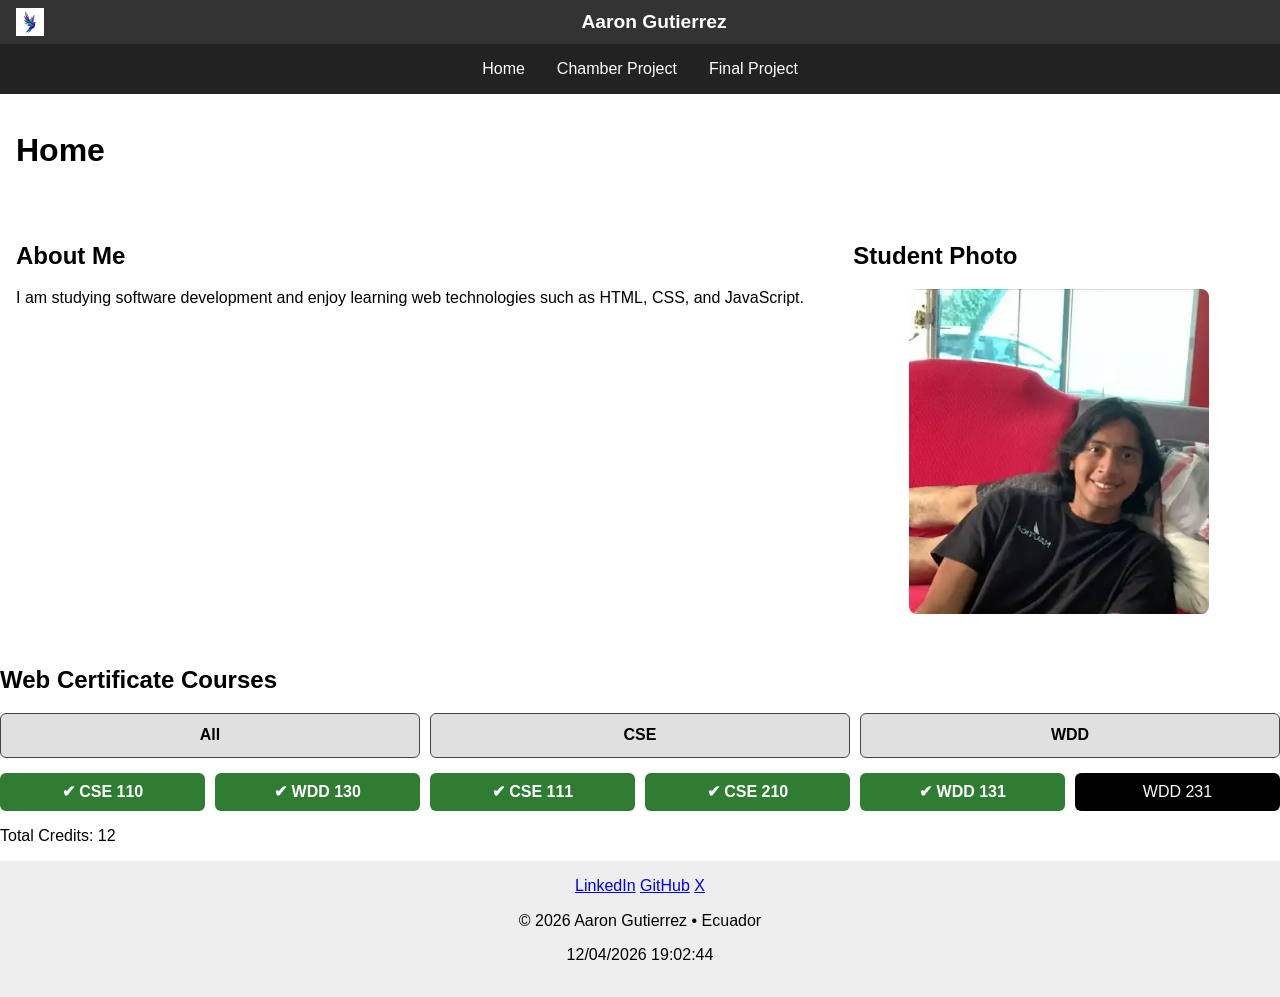
<file: index.html>
<!DOCTYPE html>
<html lang="en">

<head>

    <meta charset="UTF-8">
    <meta name="viewport" content="width=device-width, initial-scale=1.0">
    <meta name="description"
        content="My Course Home Page that will be use to qualify my learning trough this course and using flex, grid, @media, and responsive menus">
    <meta name="author" content="Aaron Gutierrez">
    <link rel="preconnect" href="https://fonts.googleapis.com">
    <link rel="preconnect" href="https://fonts.gstatic.com" crossorigin>
    <link
        href="https://fonts.googleapis.com/css2?family=Arimo:ital,wght@0,400..700;1,400..700&family=Iosevka+Charon+Mono:ital,wght@0,300;0,400;0,500;0,700;1,300;1,400;1,500;1,700&family=Montserrat:ital,wght@0,100..900;1,100..900&family=Open+Sans:ital,wght@0,300..800;1,300..800&family=Roboto:ital,wght@0,100..900;1,100..900&display=swap"
        rel="stylesheet">

    <title>WDD231 Home</title>

    <link rel="stylesheet" href="styles/normalize.css">
    <link rel="stylesheet" href="styles/small.css">
    <link rel="stylesheet" href="styles/large.css">

    <script src="scripts/navigation.js" defer></script>
    <script src="scripts/date.js" defer></script>
    <script src="scripts/courses.js" defer></script>

</head>

<body>

    <header>

        <div class="logo">
            <img src="images/logo.svg" alt="Site Logo" width="25" height="25">

        </div>

        <span>Aaron Gutierrez</span>
        <button id="menu">☰</button>

    </header>

    <nav id="nav">

        <ul>
            <li><a href="index.html">Home</a></li>
            <li><a href="/chamber/index.html">Chamber Project</a></li>
            <li><a href="#">Final Project</a></li>
        </ul>

    </nav>

    <main>

        <h1>Home</h1>

        <div class="info">

            <section class="about">
                <h2>About Me</h2>
                <p>
                    I am studying software development and enjoy learning web technologies
                    such as HTML, CSS, and JavaScript.
                </p>
            </section>

            <section class="photo">
                <h2>Student Photo</h2>
                <img src="images/myself.webp" alt="Student Photo">
            </section>

        </div>

        <section class="courses">

            <h2>Web Certificate Courses</h2>

            <div class="filters">

                <button id="all">All</button>
                <button id="cse">CSE</button>
                <button id="wdd">WDD</button>

            </div>

            <div id="coursesList"></div>

            <p>Total Credits: <span id="totalCredits"></span></p>

        </section>

    </main>

    <footer>

        <div class="social">
            <a href="#">LinkedIn</a>
            <a href="#">GitHub</a>
            <a href="#">X</a>
        </div>

        <p>
            © <span id="currentyear"></span> Aaron Gutierrez • Ecuador
        </p>

        <p id="lastModified"></p>

    </footer>

</body>

</html>
</file>
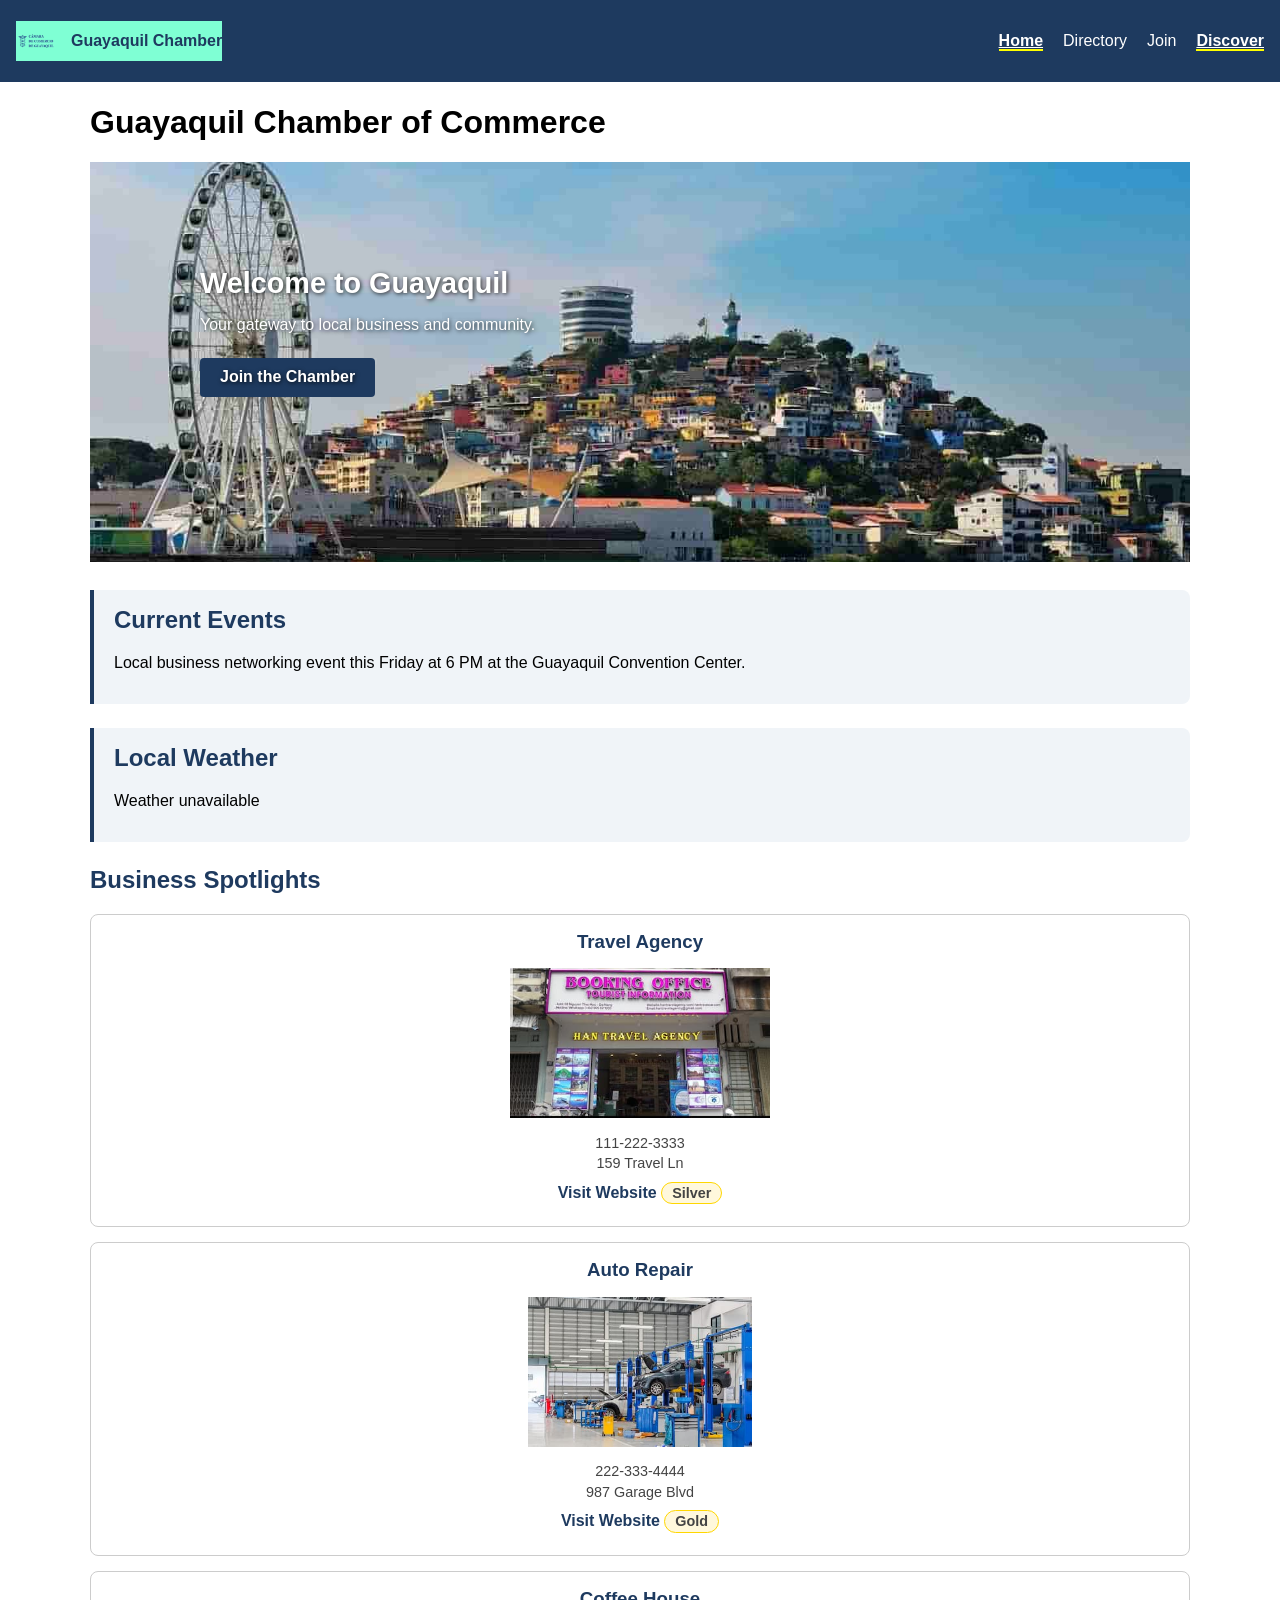
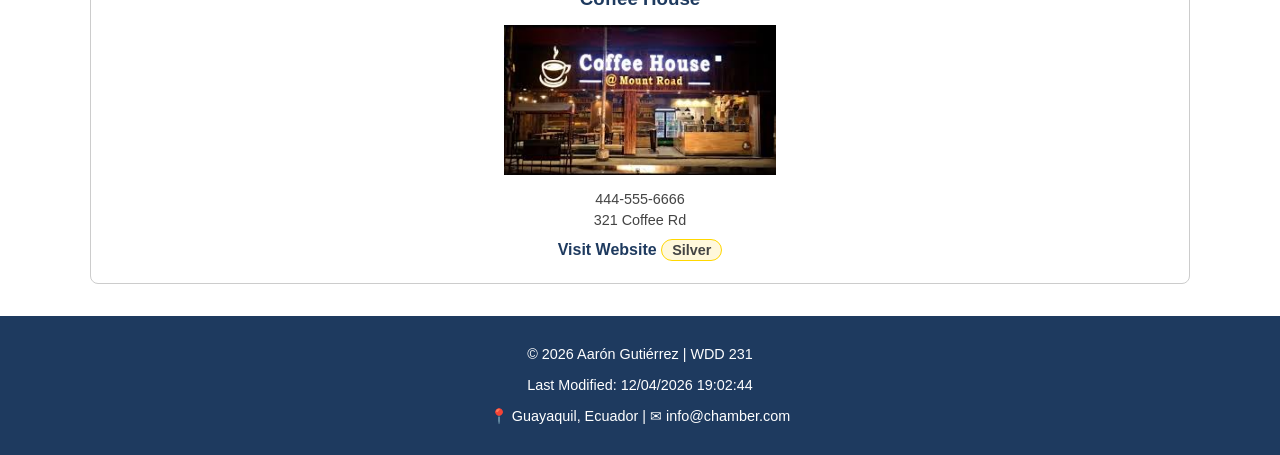
<file: chamber/index.html>
<!DOCTYPE html>
<html lang="en">

<head>
    <meta charset="UTF-8">
    <meta name="description"
        content="Welcome to the Guayaquil Chamber of Commerce. Find local businesses, events, and opportunities.">
    <meta name="author" content="Aarón Gutiérrez">
    <meta name="viewport" content="width=device-width, initial-scale=1.0">

    <title>Guayaquil Chamber of Commerce</title>
    <link rel="icon" href="images/guayaquil_flag.ico">

    <meta property="og:title" content="Guayaquil Chamber of Commerce">
    <meta property="og:description"
        content="Welcome to the Guayaquil Chamber of Commerce. Discover local businesses and community events.">
    <meta property="og:image" content="https://Asgu1.github.io/wdd231/chamber/images/chamber_logo.png">
    <meta property="og:url" content="https://Asgu1.github.io/wdd231/chamber/index.html">

    <link rel="stylesheet" href="styles/normalize.css">
    <link rel="stylesheet" href="styles/small.css">
    <link rel="stylesheet" href="styles/larger.css">
    <script src="scripts/home.js" defer=""></script>

    <link rel="preconnect" href="https://fonts.googleapis.com">
    <link rel="preconnect" href="https://fonts.gstatic.com" crossorigin="">
    <link
        href="https://fonts.googleapis.com/css2?family=Arimo:ital,wght@0,400..700;1,400..700&amp;family=Iosevka+Charon+Mono:ital,wght@0,300;0,400;0,500;0,700;1,300;1,400;1,500;1,700&amp;family=Montserrat:ital,wght@0,100..900;1,100..900&amp;family=Open+Sans:ital,wght@0,300..800;1,300..800&amp;family=Roboto:ital,wght@0,100..900;1,100..900&amp;display=swap"
        rel="stylesheet">
</head>

<body>
    <header>
        <div class="logo">
            <img src="images/chamber_logo.png" alt="logo" width="40" height="40">
            <span>Guayaquil Chamber</span>
        </div>

        <button id="menuBtn" aria-label="Open menu">☰</button>

        <nav>
            <ul id="menu">
                <li><a href="index.html" class="active">Home</a></li>
                <li><a href="directory.html">Directory</a></li>
                <li><a href="join.html">Join</a></li>
                <li><a href="discover.html" class="active">Discover</a></li>
            </ul>
        </nav>
    </header>

    <main>
        <h1>Guayaquil Chamber of Commerce</h1>
        <section class="hero">
            <img src="images/hero.jpg" alt="Guayaquil city view">
            <div class="hero-text">
                <h2>Welcome to Guayaquil</h2>
                <p>Your gateway to local business and community.</p>
                <a href="#" class="cta">Join the Chamber</a>
            </div>
        </section>

        <section class="events">
            <h2>Current Events</h2>
            <p>Local business networking event this Friday at 6 PM at the Guayaquil Convention Center.</p>
        </section>

        <!-- WEATHER -->
        <section class="weather">
            <h2>Local Weather</h2>
            <p id="temp"></p>
            <p id="desc"></p>
            <div id="forecast"></div>
        </section>

        <!-- SPOTLIGHTS -->
        <section class="spotlights">
            <h2>Business Spotlights</h2>
            <div id="cards"></div>
        </section>

    </main>

    <footer>
        <p>© <span id="year"></span> Aarón Gutiérrez | WDD 231</p>
        <p id="lastModified"></p>
        <p>📍 Guayaquil, Ecuador | ✉ info@chamber.com</p>
    </footer>




</body>

</html>
</file>
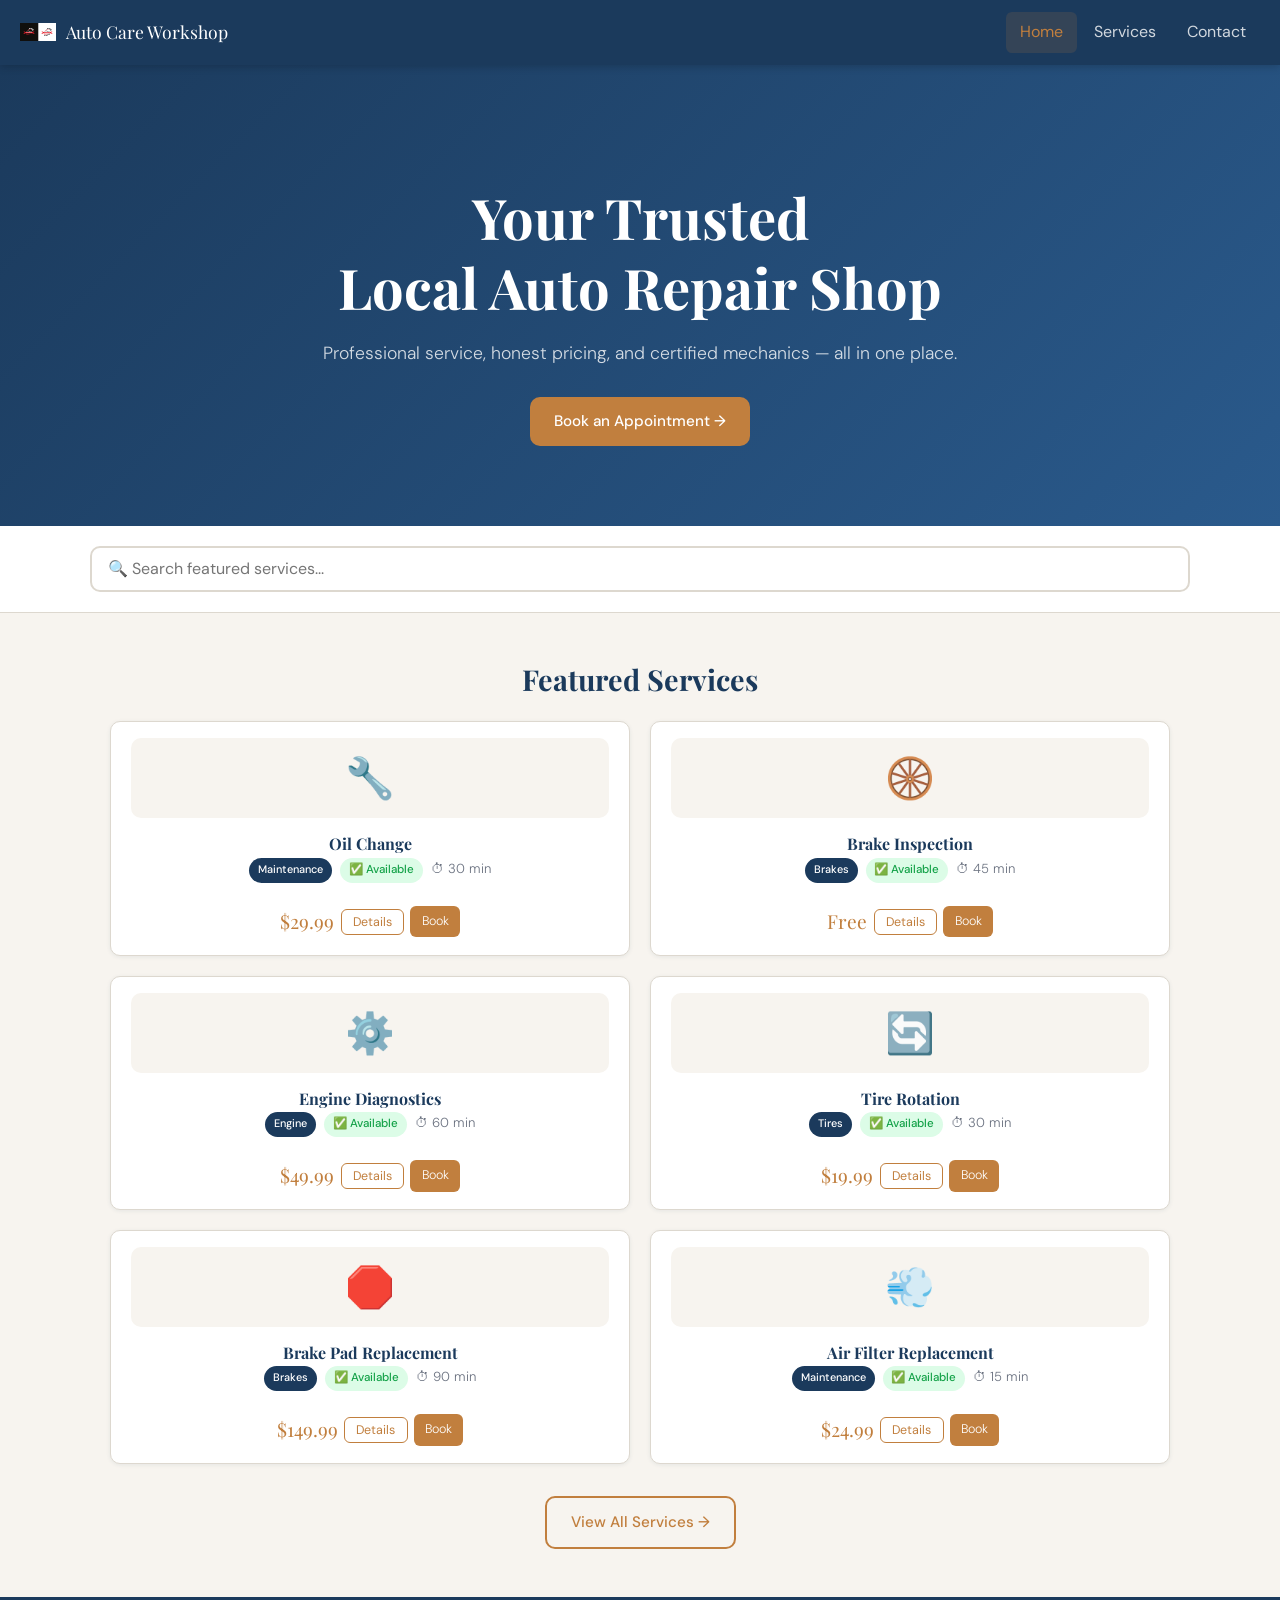
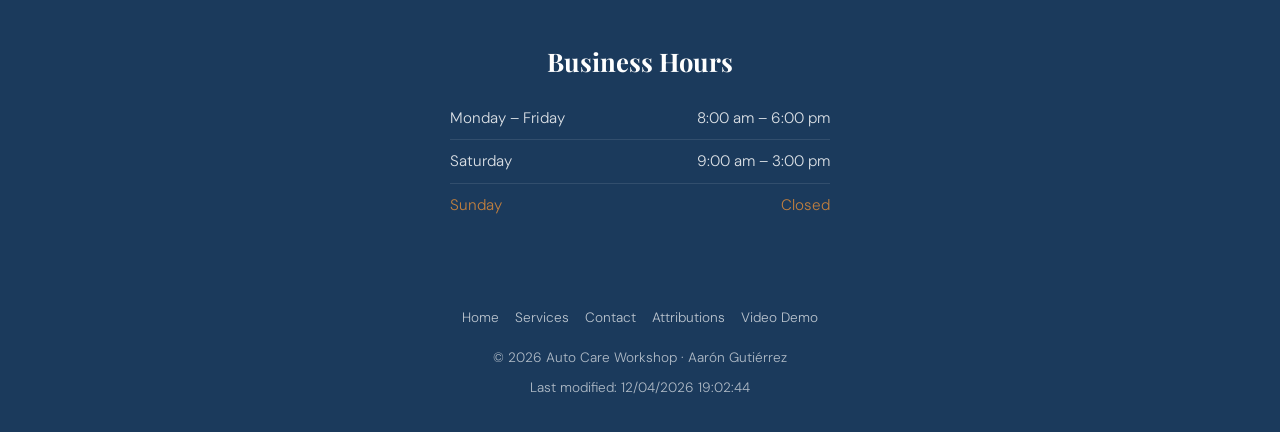
<file: final/index.html>
<!DOCTYPE html>
<html lang="en">

<head>
    <meta charset="UTF-8" />
    <meta name="viewport" content="width=device-width, initial-scale=1.0" />
    <meta name="description"
        content="Auto Care Workshop – your trusted local auto repair shop in Ecuador. Oil changes, brake service, engine diagnostics, and more." />
    <meta name="author" content="Aarón Gutiérrez" />

    <!-- Open Graph -->
    <meta property="og:title" content="Auto Care Workshop – Trusted Local Auto Repair" />
    <meta property="og:description"
        content="Professional auto repair services you can trust. Book an appointment online today." />
    <meta property="og:image" content="https://asgu1.github.io/wdd231/final/images/favicon.svg" />
    <meta property="og:type" content="website" />
    <meta property="og:url" content="https://asgu1.github.io/wdd231/final/index.html" />

    <title>Home | Auto Care Workshop</title>

    <link rel="icon" type="image/svg+xml" href="images/favicon.svg" />
    <link rel="preconnect" href="https://fonts.googleapis.com" />
    <link rel="preconnect" href="https://fonts.gstatic.com" crossorigin />
    <link
        href="https://fonts.googleapis.com/css2?family=Playfair+Display:wght@600;700&family=DM+Sans:wght@300;400;500&display=swap"
        rel="stylesheet" />
    <link rel="stylesheet" href="styles/normalize.css" />
    <link rel="stylesheet" href="styles/main.css" />
</head>

<body>

    <!-- ── HEADER ── -->
    <header>
        <div class="logo">
            <img src="images/favicon.svg" alt="Auto Care Workshop logo" width="36" height="36" loading="lazy" />
            <span class="brand">Auto Care Workshop</span>
        </div>

        <button id="menu" aria-label="Toggle navigation" aria-expanded="false">☰</button>

        <nav id="nav" aria-label="Main navigation">
            <ul>
                <li><a href="index.html" class="active">Home</a></li>
                <li><a href="services.html">Services</a></li>
                <li><a href="contact.html">Contact</a></li>
            </ul>
        </nav>
    </header>

    <main>

        <!-- ── HERO ── -->
        <section class="hero" aria-label="Welcome banner">
            <div class="hero-content">
                <h1>Your Trusted<br />Local Auto Repair Shop</h1>
                <p>Professional service, honest pricing, and certified mechanics — all in one place.</p>
                <a href="contact.html" class="btn">Book an Appointment →</a>
            </div>
        </section>

        <!-- ── SEARCH ── -->
        <section class="search-section" aria-label="Search services">
            <div class="search-wrapper">
                <label for="serviceSearch" class="sr-only">Search services</label>
                <input type="search" id="serviceSearch" placeholder="🔍 Search featured services..."
                    aria-label="Search featured services" />
            </div>
        </section>

        <!-- ── FEATURED SERVICES ── -->
        <section class="featured-services" aria-labelledby="featuredHeading">
            <h2 id="featuredHeading">Featured Services</h2>
            <div id="serviceCards" class="cards-grid">
                <!-- Populated by services.js -->
            </div>
            <p id="noResults" class="no-results hidden">No services match your search.</p>
            <div class="view-all-wrap">
                <a href="services.html" class="btn btn-outline">View All Services →</a>
            </div>
        </section>

        <!-- ── HOURS ── -->
        <section class="hours-section" aria-labelledby="hoursHeading">
            <h2 id="hoursHeading">Business Hours</h2>
            <ul class="hours-list">
                <li><span>Monday – Friday</span><span>8:00 am – 6:00 pm</span></li>
                <li><span>Saturday</span><span>9:00 am – 3:00 pm</span></li>
                <li class="closed"><span>Sunday</span><span>Closed</span></li>
            </ul>
        </section>

    </main>

    <!-- ── MODAL ── -->
    <dialog id="serviceModal" aria-modal="true" aria-labelledby="modalTitle">
        <button id="modalClose" aria-label="Close dialog">✕</button>
        <h2 id="modalTitle"></h2>
        <div id="modalBody"><!-- Populated by modal.js --></div>
    </dialog>

    <!-- ── FOOTER ── -->
    <footer>
        <div class="footer-links">
            <a href="index.html">Home</a>
            <a href="services.html">Services</a>
            <a href="contact.html">Contact</a>
            <a href="attributions.html">Attributions</a>
            <a href="https://www.loom.com/share/32aa120ca75447c3bcf2ef6b1449f700" id="videoLink">Video Demo</a>
        </div>
        <p>© <span id="currentyear"></span> Auto Care Workshop · Aarón Gutiérrez</p>
        <p id="lastModified"></p>
    </footer>

    <script type="module" src="scripts/main.js"></script>

</body>

</html>
</file>
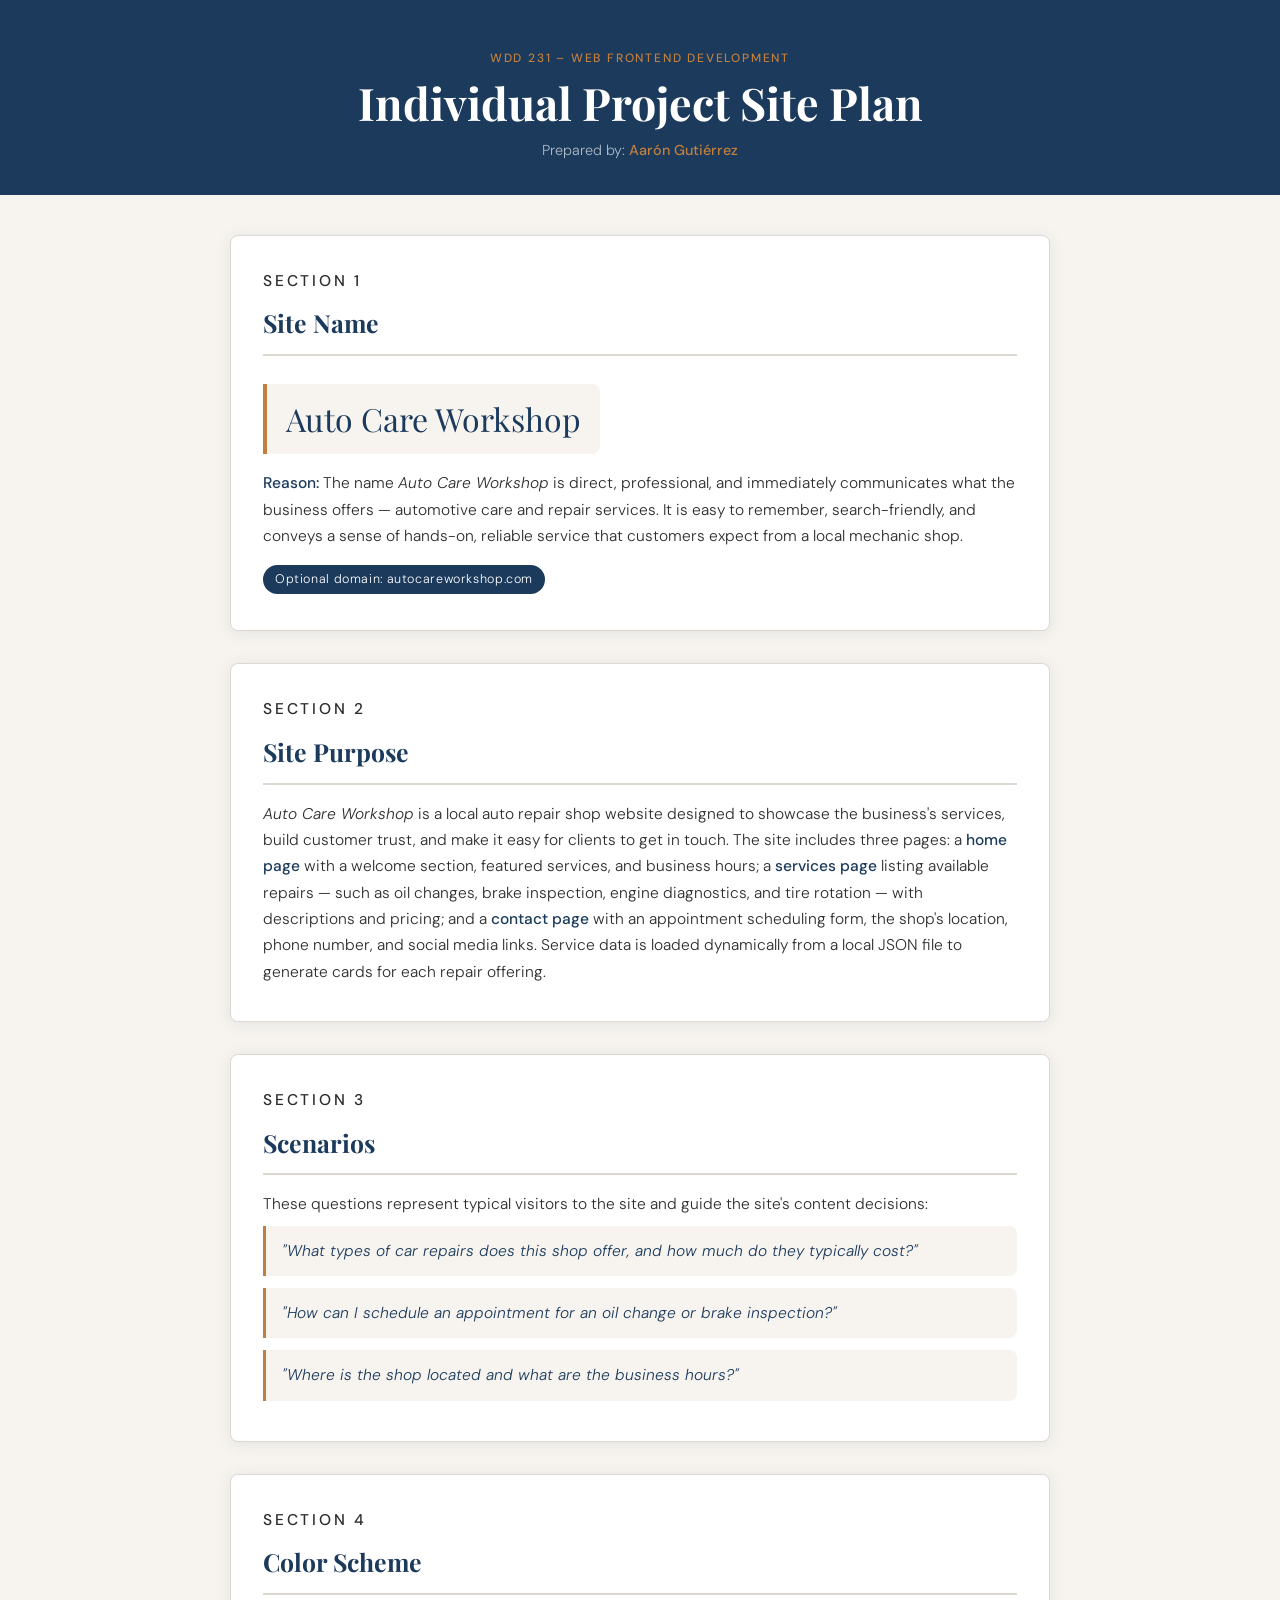
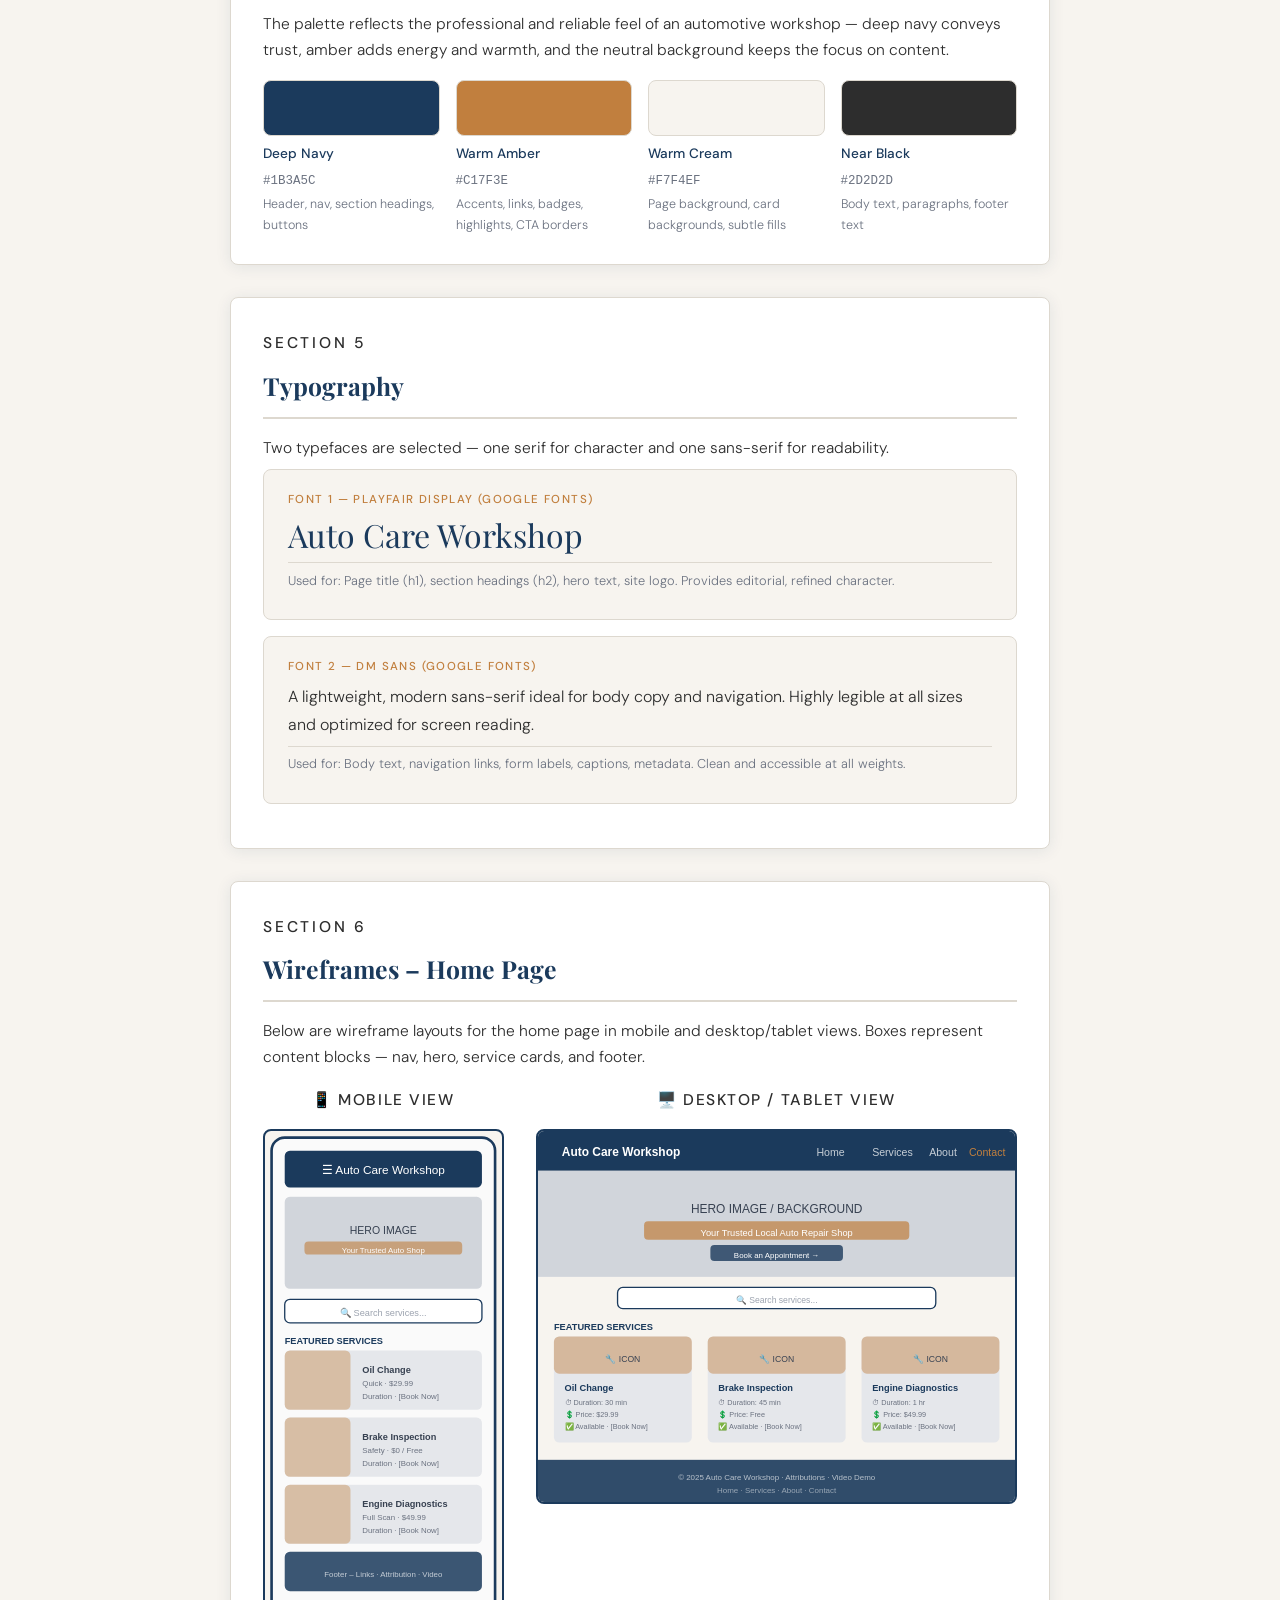
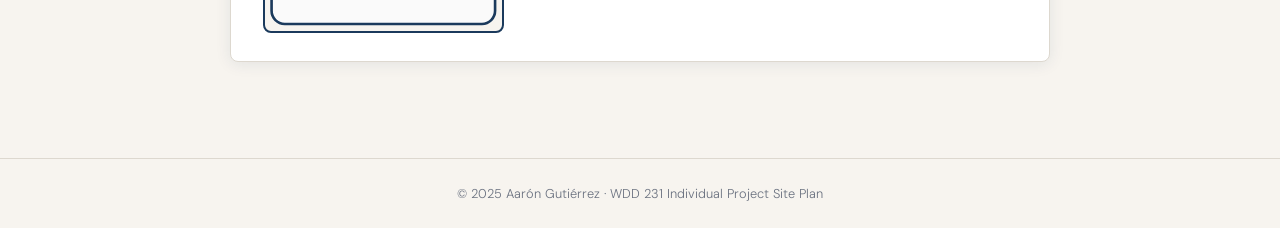
<file: siteplan.html>
<!DOCTYPE html>
<html lang="en">

<head>
    <meta charset="UTF-8" />
    <meta name="viewport" content="width=device-width, initial-scale=1.0" />
    <meta name="description"
        content="WDD 231 Individual Project Site Plan – a structured blueprint for a personal web project." />
    <meta name="author" content="Aarón Gutiérrez" />
    <title>WDD 231 – Site Plan | Aarón Gutiérrez</title>
    <link rel="preconnect" href="https://fonts.googleapis.com" />
    <link rel="preconnect" href="https://fonts.gstatic.com" crossorigin />
    <link
        href="https://fonts.googleapis.com/css2?family=Playfair+Display:wght@600;700&family=DM+Sans:wght@300;400;500&display=swap"
        rel="stylesheet" />
    <link rel="stylesheet" href="./styles/siteplan.css" />
</head>

<body>

    <header>
        <p class="course-tag">WDD 231 – Web Frontend Development</p>
        <h1>Individual Project Site Plan</h1>
        <p>Prepared by: <strong style="color:var(--color-secondary);">Aarón Gutiérrez</strong></p>
    </header>

    <main>

        <!-- ========================
         1. SITE NAME
         ======================== -->
        <section class="section" aria-labelledby="site-name-heading">
            <p class="section-label">Section 1</p>
            <h2 id="site-name-heading">Site Name</h2>

            <div class="site-name-display">Auto Care Workshop</div>
            <p>
                <strong>Reason:</strong> The name <em>Auto Care Workshop</em> is direct, professional, and immediately
                communicates what the business offers — automotive care and repair services. It is easy to remember,
                search-friendly, and conveys a sense of hands-on, reliable service that customers expect from a local
                mechanic shop.
            </p>
            <p>
                <span class="domain-badge">Optional domain: autocareworkshop.com</span>
            </p>
        </section>

        <!-- ========================
         2. SITE PURPOSE
         ======================== -->
        <section class="section" aria-labelledby="site-purpose-heading">
            <p class="section-label">Section 2</p>
            <h2 id="site-purpose-heading">Site Purpose</h2>

            <p>
                <em>Auto Care Workshop</em> is a local auto repair shop website designed to showcase the business's
                services, build customer trust, and make it easy for clients to get in touch. The site includes three
                pages: a <strong>home page</strong> with a welcome section, featured services, and business hours;
                a <strong>services page</strong> listing available repairs — such as oil changes, brake inspection,
                engine diagnostics, and tire rotation — with descriptions and pricing; and a <strong>contact
                    page</strong>
                with an appointment scheduling form, the shop's location, phone number, and social media links.
                Service data is loaded dynamically from a local JSON file to generate cards for each repair offering.
            </p>
        </section>

        <!-- ========================
         3. SCENARIOS
         ======================== -->
        <section class="section" aria-labelledby="scenarios-heading">
            <p class="section-label">Section 3</p>
            <h2 id="scenarios-heading">Scenarios</h2>
            <p>These questions represent typical visitors to the site and guide the site's content decisions:</p>

            <div class="scenario" role="blockquote">
                "What types of car repairs does this shop offer, and how much do they typically cost?"
            </div>
            <div class="scenario" role="blockquote">
                "How can I schedule an appointment for an oil change or brake inspection?"
            </div>
            <div class="scenario" role="blockquote">
                "Where is the shop located and what are the business hours?"
            </div>
        </section>

        <!-- ========================
         4. COLOR SCHEME
         ======================== -->
        <section class="section" aria-labelledby="color-heading">
            <p class="section-label">Section 4</p>
            <h2 id="color-heading">Color Scheme</h2>
            <p>The palette reflects the professional and reliable feel of an automotive workshop — deep navy conveys
                trust, amber adds energy and warmth, and the neutral background keeps the focus on content.</p>

            <div class="swatches">

                <div class="swatch-card">
                    <div class="swatch-block" style="background-color:#1B3A5C;"></div>
                    <div class="swatch-info">
                        <strong>Deep Navy</strong>
                        <span>#1B3A5C</span>
                        <em>Header, nav, section headings, buttons</em>
                    </div>
                </div>

                <div class="swatch-card">
                    <div class="swatch-block" style="background-color:#C17F3E;"></div>
                    <div class="swatch-info">
                        <strong>Warm Amber</strong>
                        <span>#C17F3E</span>
                        <em>Accents, links, badges, highlights, CTA borders</em>
                    </div>
                </div>

                <div class="swatch-card">
                    <div class="swatch-block" style="background-color:#F7F4EF; border: 1px solid #DDD8CF;"></div>
                    <div class="swatch-info">
                        <strong>Warm Cream</strong>
                        <span>#F7F4EF</span>
                        <em>Page background, card backgrounds, subtle fills</em>
                    </div>
                </div>

                <div class="swatch-card">
                    <div class="swatch-block" style="background-color:#2D2D2D;"></div>
                    <div class="swatch-info">
                        <strong>Near Black</strong>
                        <span>#2D2D2D</span>
                        <em>Body text, paragraphs, footer text</em>
                    </div>
                </div>

            </div>
        </section>

        <!-- ========================
         5. TYPOGRAPHY
         ======================== -->
        <section class="section" aria-labelledby="typography-heading">
            <p class="section-label">Section 5</p>
            <h2 id="typography-heading">Typography</h2>
            <p>Two typefaces are selected — one serif for character and one sans-serif for readability.</p>

            <div class="font-demo">
                <p class="font-name">Font 1 — Playfair Display (Google Fonts)</p>
                <div class="font-sample-heading">Auto Care Workshop</div>
                <p class="font-usage">Used for: Page title (h1), section headings (h2), hero text, site logo. Provides
                    editorial, refined character.</p>
            </div>

            <div class="font-demo">
                <p class="font-name">Font 2 — DM Sans (Google Fonts)</p>
                <div class="font-sample-body">A lightweight, modern sans-serif ideal for body copy and navigation.
                    Highly legible at all sizes and optimized for screen reading.</div>
                <p class="font-usage">Used for: Body text, navigation links, form labels, captions, metadata. Clean and
                    accessible at all weights.</p>
            </div>
        </section>

        <!-- ========================
         6. WIREFRAMES
         ======================== -->
        <section class="section" aria-labelledby="wireframe-heading">
            <p class="section-label">Section 6</p>
            <h2 id="wireframe-heading">Wireframes – Home Page</h2>
            <p>Below are wireframe layouts for the home page in mobile and desktop/tablet views. Boxes represent content
                blocks — nav, hero, service cards, and footer.</p>

            <div class="wireframes">
                <!-- MOBILE WIREFRAME -->
                <div class="wireframe-container">
                    <p class="wireframe-label">📱 Mobile View</p>
                    <svg class="wireframe-svg" viewBox="0 0 180 380" xmlns="http://www.w3.org/2000/svg"
                        aria-label="Mobile wireframe layout for home page" role="img">
                        <rect x="5" y="5" width="170" height="370" rx="10" fill="#FAFAFA" stroke="#1B3A5C"
                            stroke-width="2" />
                        <rect x="15" y="15" width="150" height="28" rx="4" fill="#1B3A5C" />
                        <text x="90" y="33" text-anchor="middle" font-family="sans-serif" font-size="9" fill="white">☰
                            Auto Care Workshop</text>
                        <rect x="15" y="50" width="150" height="70" rx="4" fill="#D1D5DB" />
                        <text x="90" y="78" text-anchor="middle" font-family="sans-serif" font-size="8"
                            fill="#374151">HERO IMAGE</text>
                        <rect x="30" y="84" width="120" height="10" rx="3" fill="#C17F3E" opacity="0.6" />
                        <text x="90" y="93" text-anchor="middle" font-family="sans-serif" font-size="6"
                            fill="white">Your Trusted Auto Shop</text>
                        <rect x="15" y="128" width="150" height="18" rx="4" fill="white" stroke="#1B3A5C"
                            stroke-width="1" />
                        <text x="90" y="141" text-anchor="middle" font-family="sans-serif" font-size="7"
                            fill="#9CA3AF">🔍 Search services...</text>
                        <text x="15" y="162" font-family="sans-serif" font-size="7" fill="#1B3A5C"
                            font-weight="bold">FEATURED SERVICES</text>
                        <rect x="15" y="167" width="150" height="45" rx="4" fill="#E5E7EB" />
                        <rect x="15" y="167" width="50" height="45" rx="4" fill="#C17F3E" opacity="0.4" />
                        <text x="74" y="184" font-family="sans-serif" font-size="7" fill="#374151"
                            font-weight="bold">Oil Change</text>
                        <text x="74" y="194" font-family="sans-serif" font-size="6" fill="#6B7280">Quick · $29.99</text>
                        <text x="74" y="204" font-family="sans-serif" font-size="6" fill="#6B7280">Duration · [Book
                            Now]</text>
                        <rect x="15" y="218" width="150" height="45" rx="4" fill="#E5E7EB" />
                        <rect x="15" y="218" width="50" height="45" rx="4" fill="#C17F3E" opacity="0.4" />
                        <text x="74" y="235" font-family="sans-serif" font-size="7" fill="#374151"
                            font-weight="bold">Brake Inspection</text>
                        <text x="74" y="245" font-family="sans-serif" font-size="6" fill="#6B7280">Safety · $0 /
                            Free</text>
                        <text x="74" y="255" font-family="sans-serif" font-size="6" fill="#6B7280">Duration · [Book
                            Now]</text>
                        <rect x="15" y="269" width="150" height="45" rx="4" fill="#E5E7EB" />
                        <rect x="15" y="269" width="50" height="45" rx="4" fill="#C17F3E" opacity="0.4" />
                        <text x="74" y="286" font-family="sans-serif" font-size="7" fill="#374151"
                            font-weight="bold">Engine Diagnostics</text>
                        <text x="74" y="296" font-family="sans-serif" font-size="6" fill="#6B7280">Full Scan ·
                            $49.99</text>
                        <text x="74" y="306" font-family="sans-serif" font-size="6" fill="#6B7280">Duration · [Book
                            Now]</text>
                        <rect x="15" y="320" width="150" height="30" rx="4" fill="#1B3A5C" opacity="0.85" />
                        <text x="90" y="339" text-anchor="middle" font-family="sans-serif" font-size="6"
                            fill="rgba(255,255,255,0.7)">Footer – Links · Attribution · Video</text>
                    </svg>
                </div>

                <!-- DESKTOP WIREFRAME -->
                <div class="wireframe-container">
                    <p class="wireframe-label">🖥️ Desktop / Tablet View</p>
                    <svg class="wireframe-svg" viewBox="0 0 360 280" xmlns="http://www.w3.org/2000/svg"
                        aria-label="Desktop wireframe layout for home page" role="img">
                        <rect x="0" y="0" width="360" height="30" fill="#1B3A5C" />
                        <text x="18" y="19" font-family="sans-serif" font-size="9" fill="white" font-weight="bold">Auto
                            Care Workshop</text>
                        <text x="210" y="19" font-family="sans-serif" font-size="8"
                            fill="rgba(255,255,255,0.75)">Home</text>
                        <text x="252" y="19" font-family="sans-serif" font-size="8"
                            fill="rgba(255,255,255,0.75)">Services</text>
                        <text x="295" y="19" font-family="sans-serif" font-size="8"
                            fill="rgba(255,255,255,0.75)">About</text>
                        <text x="325" y="19" font-family="sans-serif" font-size="8" fill="#C17F3E">Contact</text>
                        <rect x="0" y="30" width="360" height="80" fill="#D1D5DB" />
                        <text x="180" y="62" text-anchor="middle" font-family="sans-serif" font-size="9"
                            fill="#374151">HERO IMAGE / BACKGROUND</text>
                        <rect x="80" y="68" width="200" height="14" rx="3" fill="#C17F3E" opacity="0.7" />
                        <text x="180" y="79" text-anchor="middle" font-family="sans-serif" font-size="7"
                            fill="white">Your Trusted Local Auto Repair Shop</text>
                        <rect x="130" y="86" width="100" height="12" rx="3" fill="#1B3A5C" opacity="0.8" />
                        <text x="180" y="96" text-anchor="middle" font-family="sans-serif" font-size="6"
                            fill="white">Book an Appointment →</text>
                        <rect x="60" y="118" width="240" height="16" rx="4" fill="white" stroke="#1B3A5C"
                            stroke-width="1" />
                        <text x="180" y="130" text-anchor="middle" font-family="sans-serif" font-size="6.5"
                            fill="#9CA3AF">🔍 Search services...</text>
                        <text x="12" y="150" font-family="sans-serif" font-size="7" fill="#1B3A5C"
                            font-weight="bold">FEATURED SERVICES</text>
                        <rect x="12" y="155" width="104" height="80" rx="4" fill="#E5E7EB" />
                        <rect x="12" y="155" width="104" height="28" rx="4" fill="#C17F3E" opacity="0.45" />
                        <text x="64" y="174" text-anchor="middle" font-family="sans-serif" font-size="6.5"
                            fill="#374151">🔧 ICON</text>
                        <text x="20" y="196" font-family="sans-serif" font-size="7" fill="#1B3A5C"
                            font-weight="bold">Oil Change</text>
                        <text x="20" y="207" font-family="sans-serif" font-size="5.5" fill="#6B7280">⏱ Duration: 30
                            min</text>
                        <text x="20" y="216" font-family="sans-serif" font-size="5.5" fill="#6B7280">💲 Price:
                            $29.99</text>
                        <text x="20" y="225" font-family="sans-serif" font-size="5.5" fill="#6B7280">✅ Available · [Book
                            Now]</text>
                        <rect x="128" y="155" width="104" height="80" rx="4" fill="#E5E7EB" />
                        <rect x="128" y="155" width="104" height="28" rx="4" fill="#C17F3E" opacity="0.45" />
                        <text x="180" y="174" text-anchor="middle" font-family="sans-serif" font-size="6.5"
                            fill="#374151">🔧 ICON</text>
                        <text x="136" y="196" font-family="sans-serif" font-size="7" fill="#1B3A5C"
                            font-weight="bold">Brake Inspection</text>
                        <text x="136" y="207" font-family="sans-serif" font-size="5.5" fill="#6B7280">⏱ Duration: 45
                            min</text>
                        <text x="136" y="216" font-family="sans-serif" font-size="5.5" fill="#6B7280">💲 Price:
                            Free</text>
                        <text x="136" y="225" font-family="sans-serif" font-size="5.5" fill="#6B7280">✅ Available ·
                            [Book Now]</text>
                        <rect x="244" y="155" width="104" height="80" rx="4" fill="#E5E7EB" />
                        <rect x="244" y="155" width="104" height="28" rx="4" fill="#C17F3E" opacity="0.45" />
                        <text x="296" y="174" text-anchor="middle" font-family="sans-serif" font-size="6.5"
                            fill="#374151">🔧 ICON</text>
                        <text x="252" y="196" font-family="sans-serif" font-size="7" fill="#1B3A5C"
                            font-weight="bold">Engine Diagnostics</text>
                        <text x="252" y="207" font-family="sans-serif" font-size="5.5" fill="#6B7280">⏱ Duration: 1
                            hr</text>
                        <text x="252" y="216" font-family="sans-serif" font-size="5.5" fill="#6B7280">💲 Price:
                            $49.99</text>
                        <text x="252" y="225" font-family="sans-serif" font-size="5.5" fill="#6B7280">✅ Available ·
                            [Book Now]</text>
                        <rect x="0" y="248" width="360" height="32" fill="#1B3A5C" opacity="0.9" />
                        <text x="180" y="263" text-anchor="middle" font-family="sans-serif" font-size="6"
                            fill="rgba(255,255,255,0.65)">© 2025 Auto Care Workshop · Attributions · Video Demo</text>
                        <text x="180" y="273" text-anchor="middle" font-family="sans-serif" font-size="6"
                            fill="rgba(255,255,255,0.5)">Home · Services · About · Contact</text>
                    </svg>
                </div>

            </div>
        </section>

    </main>

    <footer>
        <p>&copy; 2025 Aarón Gutiérrez · WDD 231 Individual Project Site Plan</p>
    </footer>

</body>

</html>
</file>
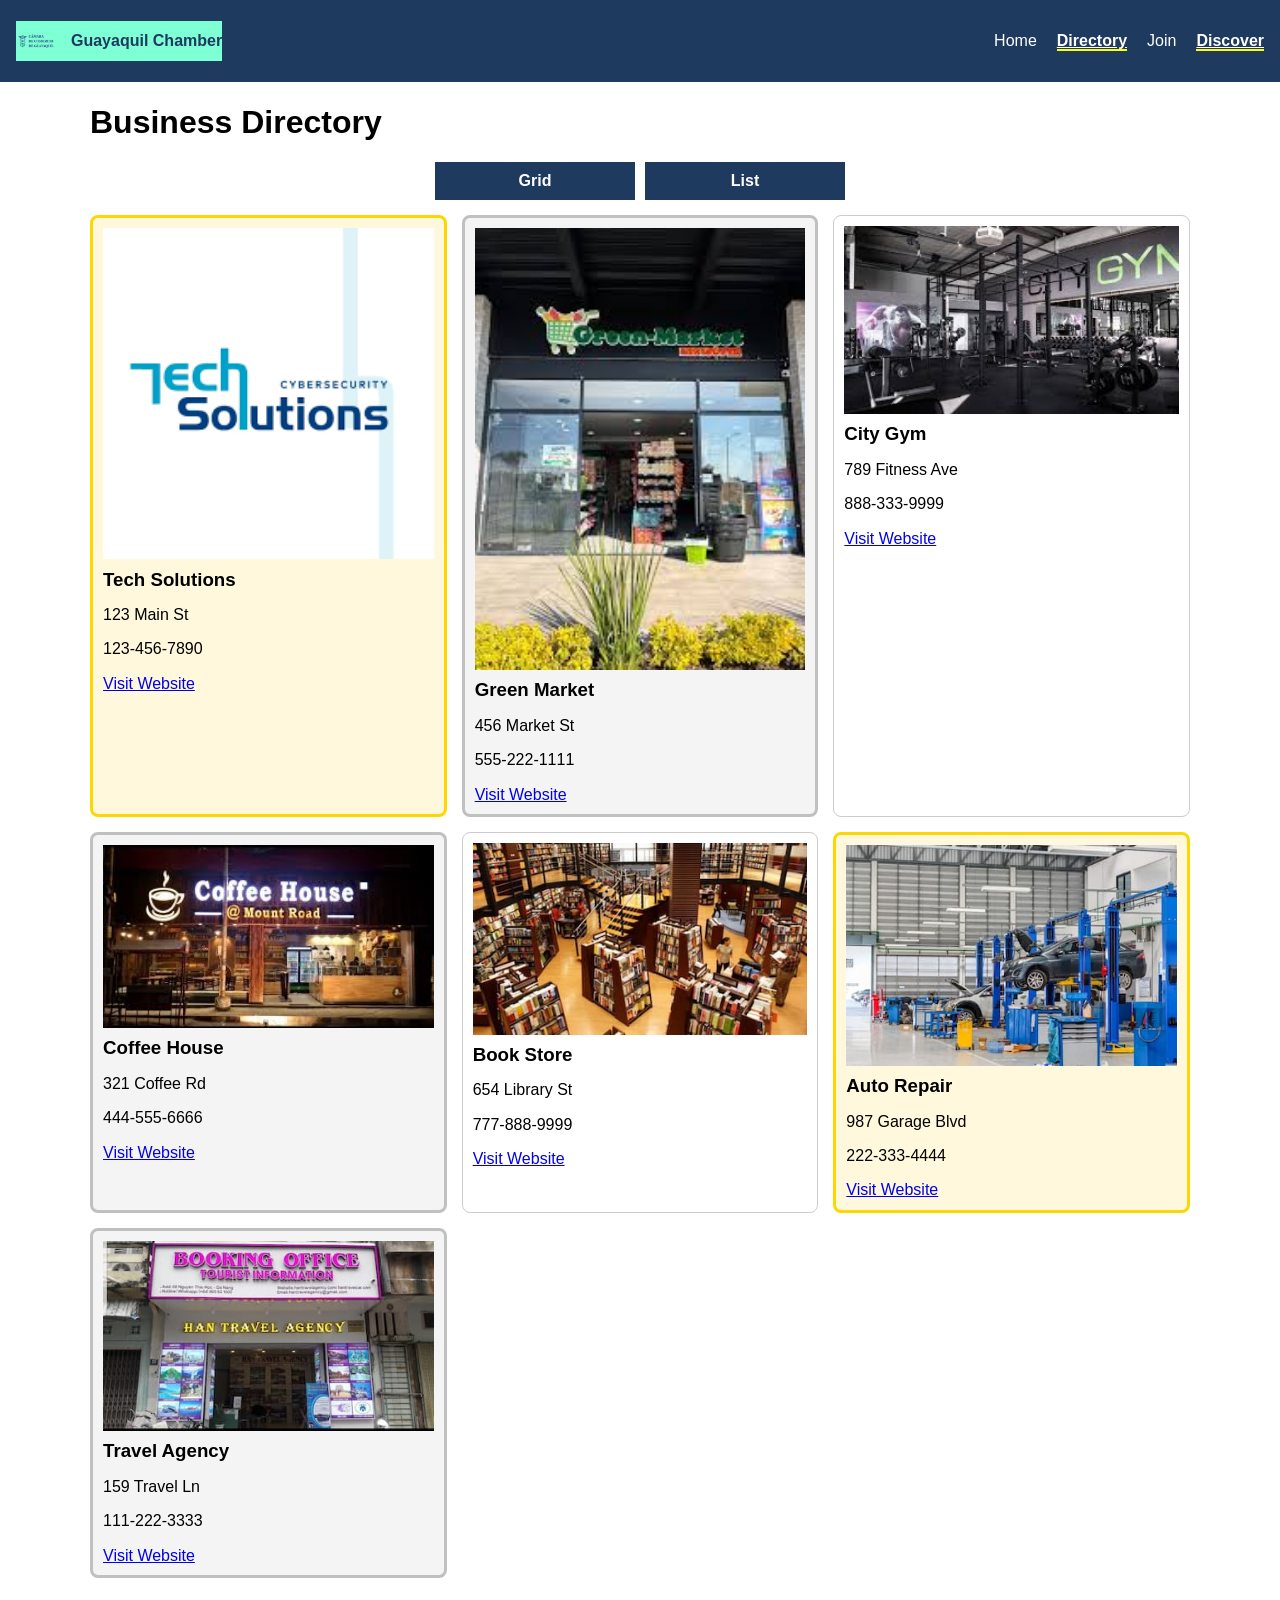
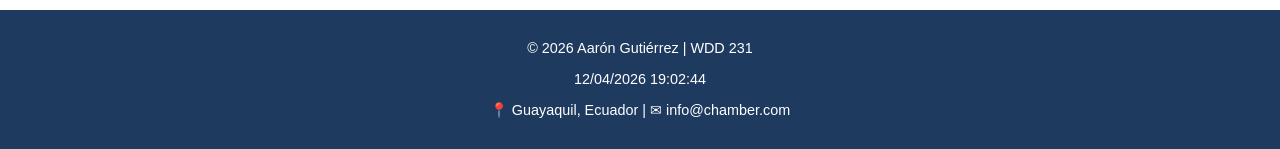
<file: chamber/directory.html>
<!DOCTYPE html>
<html lang="en">

<head>
    <meta charset="UTF-8">
    <meta name="description"
        content="Explore the Guayaquil Chamber of Commerce directory to find trusted local businesses, services, and professional opportunities.">
    <meta name="author" content="Aarón Gutiérrez">
    <meta name="viewport" content="width=device-width, initial-scale=1.0">

    <title>Guayaquil Chamber of Commerce Directory</title>
    <link rel="icon" href="images/guayaquil_flag.ico">

    <meta property="og:title" content="Chamber Directory">
    <meta property="og:description"
        content="Discover local businesses, connect with professionals, and explore opportunities through the Guayaquil Chamber directory.">
    <meta property="og:image" content="https://Asgu1.github.io/wdd231/chamber/images/chamber_logo.png">
    <meta property="og:url" content="https://Asgu1.github.io/wdd231/chamber/directory.html">

    <link rel="stylesheet" href="styles/normalize.css">
    <link rel="stylesheet" href="styles/small.css">
    <link rel="stylesheet" href="styles/larger.css">
    <script src="scripts/directory.js" defer></script>

    <link rel="preconnect" href="https://fonts.googleapis.com">
    <link rel="preconnect" href="https://fonts.gstatic.com" crossorigin>
    <link
        href="https://fonts.googleapis.com/css2?family=Arimo:ital,wght@0,400..700;1,400..700&family=Iosevka+Charon+Mono:ital,wght@0,300;0,400;0,500;0,700;1,300;1,400;1,500;1,700&family=Montserrat:ital,wght@0,100..900;1,100..900&family=Open+Sans:ital,wght@0,300..800;1,300..800&family=Roboto:ital,wght@0,100..900;1,100..900&display=swap"
        rel="stylesheet">
</head>

<body>
    <header>
        <div class="logo">
            <img src="images/chamber_logo.png" alt="logo" width="40" height="40">
            <span>Guayaquil Chamber</span>
        </div>

        <button id="menuBtn" aria-label="Open menu">☰</button>

        <nav>
            <ul id="menu">
                <li><a href="index.html">Home</a></li>
                <li><a href="directory.html" class="active">Directory</a></li>
                <li><a href="join.html">Join</a></li>
                <li><a href="discover.html" class="active">Discover</a></li>
            </ul>
        </nav>
    </header>

    <main>

        <h1>Business Directory</h1>

        <div class="controls">
            <button id="gridBtn">Grid</button>
            <button id="listBtn">List</button>
        </div>

        <section id="members" class="grid">
            <h2>Business Members</h2>
        </section>

    </main>

    <footer>
        <p>© <span id="year"></span> Aarón Gutiérrez | WDD 231</p>
        <p id="lastModified"></p>
        <p>📍 Guayaquil, Ecuador | ✉ info@chamber.com</p>
    </footer>

</body>

</html>
</file>
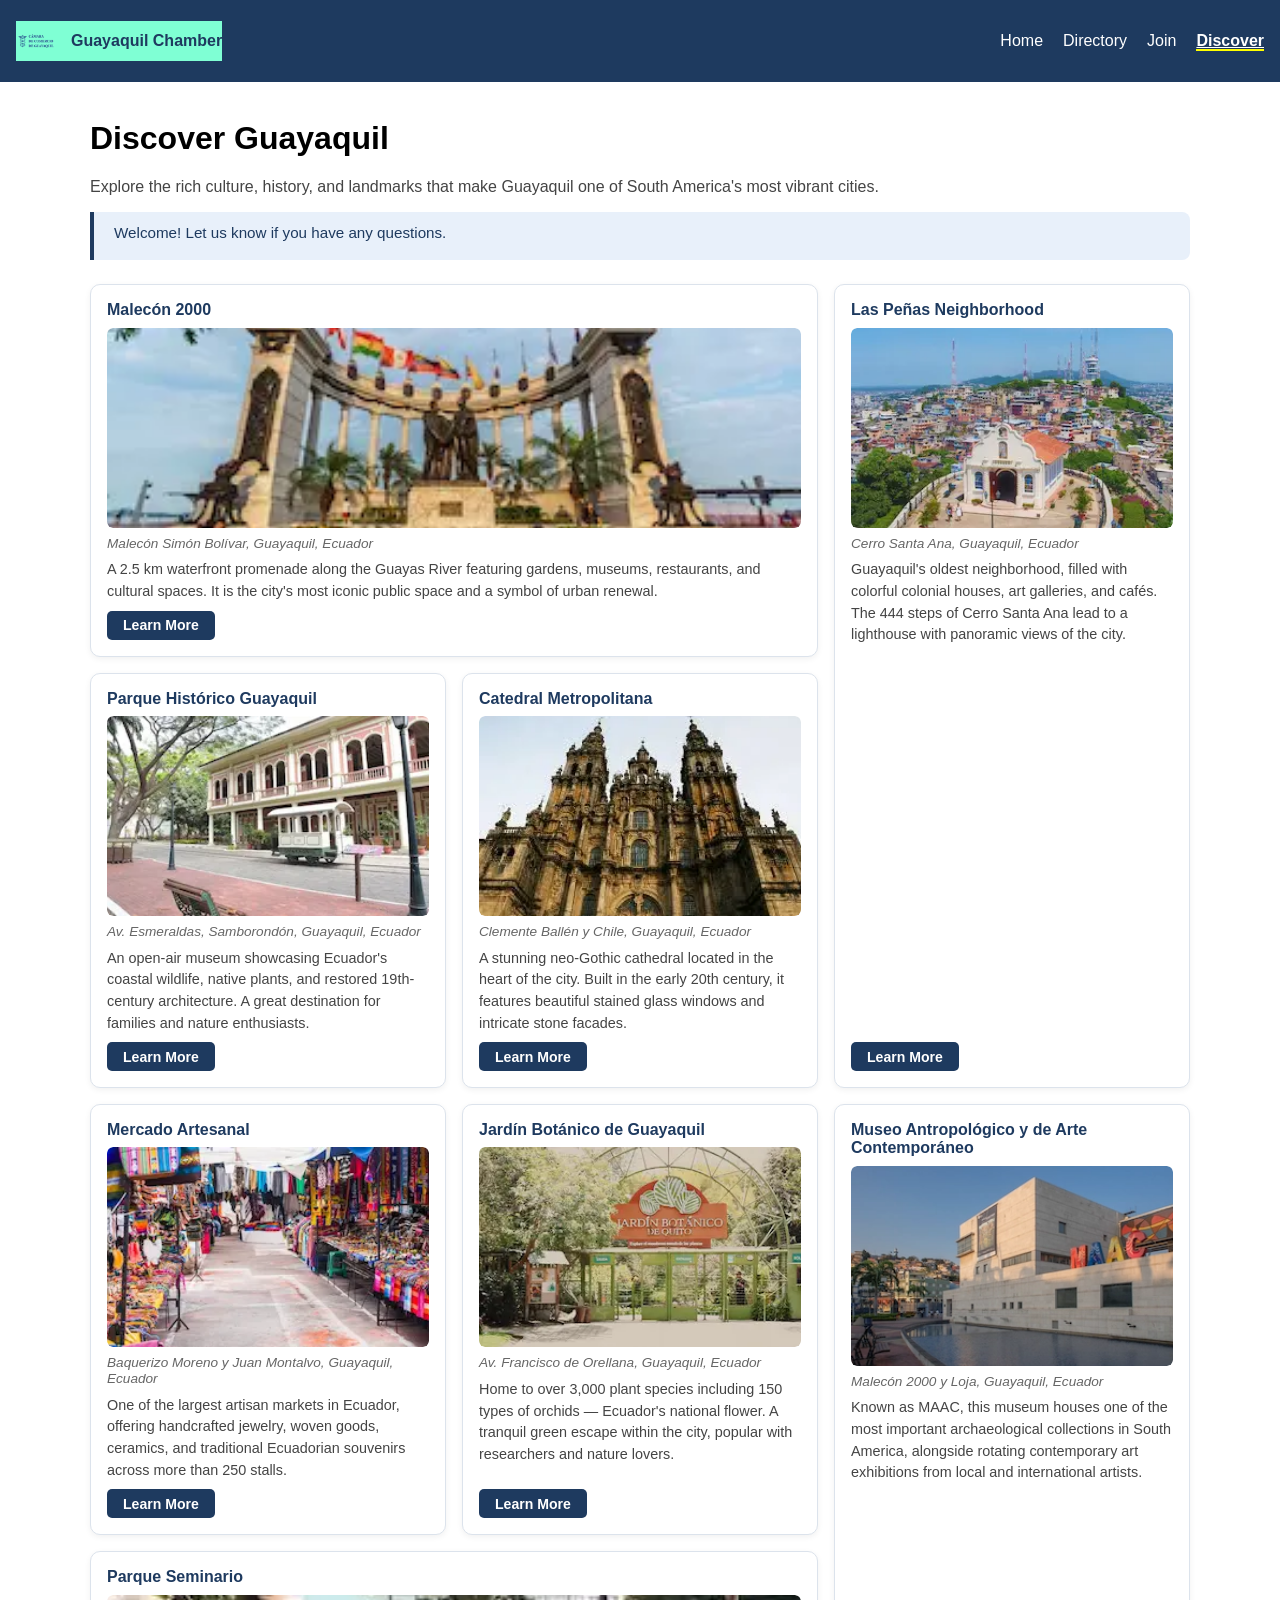
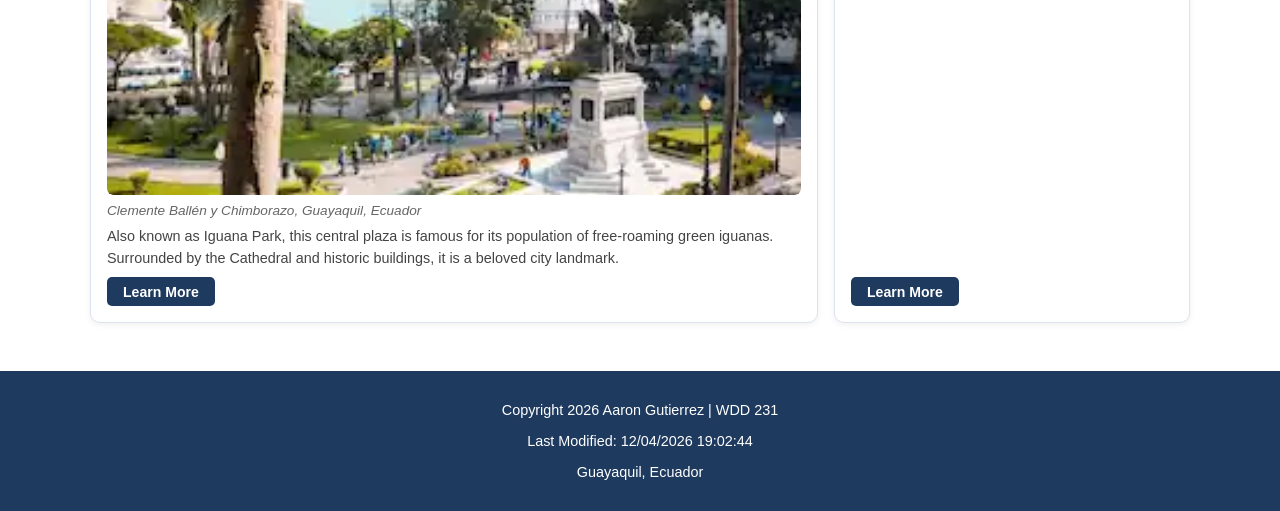
<file: chamber/discover.html>
<!DOCTYPE html>
<html lang="en">

<head>
    <meta charset="UTF-8">
    <meta name="description"
        content="Discover Guayaquil - explore the top places of interest in Ecuador's largest city.">
    <meta name="author" content="Aaron Gutierrez">
    <meta name="viewport" content="width=device-width, initial-scale=1.0">

    <title>Discover Guayaquil - Chamber of Commerce</title>
    <link rel="icon" href="images/guayaquil_flag.ico">

    <meta property="og:title" content="Discover Guayaquil">
    <meta property="og:description" content="Explore the top attractions and landmarks of Guayaquil, Ecuador.">
    <meta property="og:image" content="https://Asgu1.github.io/wdd231/chamber/images/chamber_logo.png">
    <meta property="og:url" content="https://Asgu1.github.io/wdd231/chamber/discover.html">

    <link rel="stylesheet" href="styles/normalize.css">
    <link rel="stylesheet" href="styles/small.css">
    <link rel="stylesheet" href="styles/larger.css">
    <link rel="stylesheet" href="styles/discover.css">
    <script src="scripts/discover.js" type="module"></script>

    <link rel="preconnect" href="https://fonts.googleapis.com">
    <link rel="preconnect" href="https://fonts.gstatic.com" crossorigin>
    <link
        href="https://fonts.googleapis.com/css2?family=Arimo:ital,wght@0,400..700;1,400..700&family=Montserrat:ital,wght@0,100..900;1,100..900&family=Open+Sans:ital,wght@0,300..800;1,300..800&display=swap"
        rel="stylesheet">
</head>

<body>
    <header>
        <div class="logo">
            <img src="images/chamber_logo.png" alt="logo" width="40" height="40">
            <span>Guayaquil Chamber</span>
        </div>

        <button id="menuBtn" aria-label="Open menu">&#9776;</button>

        <nav>
            <ul id="menu">
                <li><a href="index.html">Home</a></li>
                <li><a href="directory.html">Directory</a></li>
                <li><a href="join.html">Join</a></li>
                <li><a href="discover.html" class="active">Discover</a></li>
            </ul>
        </nav>
    </header>

    <main class="discover-main">
        <h1>Discover Guayaquil</h1>
        <p class="discover-intro">Explore the rich culture, history, and landmarks that make Guayaquil one of South
            America's most vibrant cities.</p>

        <div class="visit-banner" id="visit-message"></div>

        <div class="discover-grid" id="discover-grid"></div>
    </main>

    <footer>
        <p>Copyright <span id="year"></span> Aaron Gutierrez | WDD 231</p>
        <p id="lastModified"></p>
        <p>Guayaquil, Ecuador</p>
    </footer>

</body>

</html>
</file>
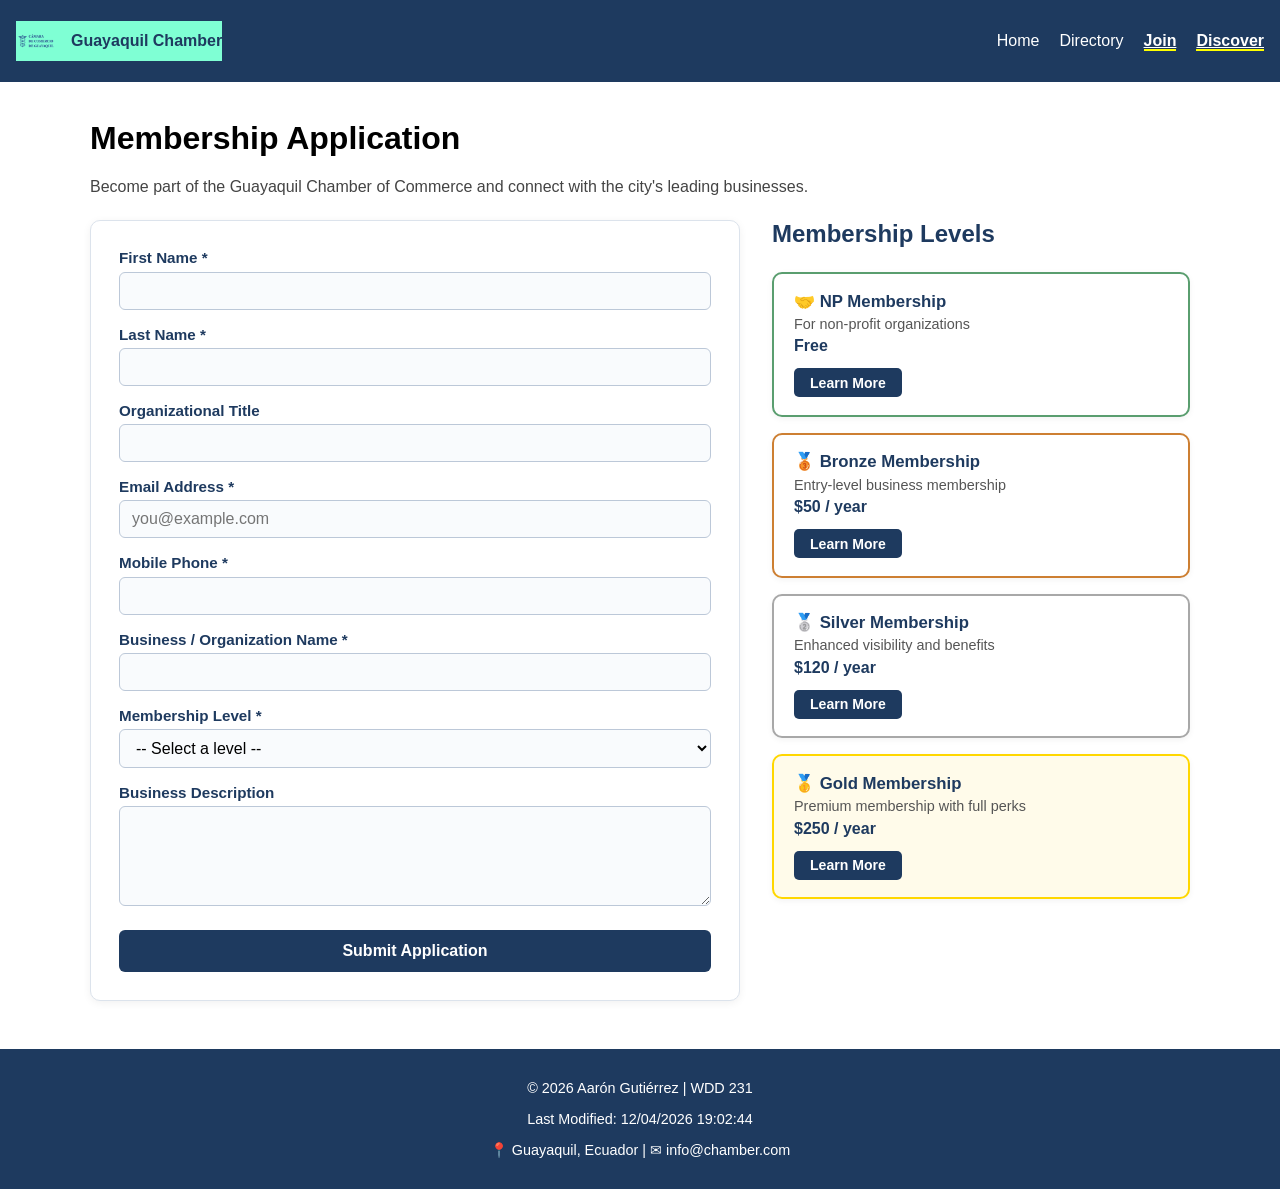
<file: chamber/join.html>
<!DOCTYPE html>
<html lang="en">

<head>
    <meta charset="UTF-8">
    <meta name="description"
        content="Join the Guayaquil Chamber of Commerce. Apply for membership and grow your business with us.">
    <meta name="author" content="Aarón Gutiérrez">
    <meta name="viewport" content="width=device-width, initial-scale=1.0">

    <title>Join – Guayaquil Chamber of Commerce</title>
    <link rel="icon" href="images/guayaquil_flag.ico">

    <meta property="og:title" content="Join the Guayaquil Chamber">
    <meta property="og:description" content="Apply for membership and connect with the Guayaquil business community.">
    <meta property="og:image" content="https://Asgu1.github.io/wdd231/chamber/images/chamber_logo.png">
    <meta property="og:url" content="https://Asgu1.github.io/wdd231/chamber/join.html">

    <link rel="stylesheet" href="styles/normalize.css">
    <link rel="stylesheet" href="styles/small.css">
    <link rel="stylesheet" href="styles/larger.css">
    <link rel="stylesheet" href="styles/join.css">
    <script src="scripts/join.js" defer></script>

    <link rel="preconnect" href="https://fonts.googleapis.com">
    <link rel="preconnect" href="https://fonts.gstatic.com" crossorigin>
    <link
        href="https://fonts.googleapis.com/css2?family=Arimo:ital,wght@0,400..700;1,400..700&family=Montserrat:ital,wght@0,100..900;1,100..900&family=Open+Sans:ital,wght@0,300..800;1,300..800&display=swap"
        rel="stylesheet">
</head>

<body>
    <header>
        <div class="logo">
            <img src="images/chamber_logo.png" alt="logo" width="40" height="40">
            <span>Guayaquil Chamber</span>
        </div>

        <button id="menuBtn" aria-label="Open menu">☰</button>

        <nav>
            <ul id="menu">
                <li><a href="index.html">Home</a></li>
                <li><a href="directory.html">Directory</a></li>
                <li><a href="join.html" class="active">Join</a></li>
                <li><a href="discover.html" class="active">Discover</a></li>
            </ul>
        </nav>
    </header>

    <main class="join-main">
        <h1>Membership Application</h1>
        <p class="join-intro">Become part of the Guayaquil Chamber of Commerce and connect with the city's leading
            businesses.</p>

        <div class="join-layout">

            <!-- ── APPLICATION FORM ── -->
            <section class="form-section">
                <form action="thankyou.html" method="get" novalidate>

                    <label for="firstName">
                        First Name *
                        <input type="text" id="firstName" name="firstName" title="Enter your first name"
                            autocomplete="given-name" required>
                    </label>

                    <label for="lastName">
                        Last Name *
                        <input type="text" id="lastName" name="lastName" title="Enter your last name"
                            autocomplete="family-name" required>
                    </label>

                    <label for="orgTitle">
                        Organizational Title
                        <input type="text" id="orgTitle" name="orgTitle"
                            title="Enter your title within your organization (letters, hyphens, spaces – minimum 7 characters)"
                            autocomplete="organization-title" pattern="[A-Za-z\- ]{7,}">
                    </label>

                    <label for="email">
                        Email Address *
                        <input type="email" id="email" name="email" title="Enter a valid email address"
                            autocomplete="email" placeholder="you@example.com" required>
                    </label>

                    <label for="phone">
                        Mobile Phone *
                        <input type="tel" id="phone" name="phone" title="Enter your mobile phone number"
                            autocomplete="tel" required>
                    </label>

                    <label for="orgName">
                        Business / Organization Name *
                        <input type="text" id="orgName" name="orgName"
                            title="Enter the name of your business or organization" autocomplete="organization"
                            required>
                    </label>

                    <label for="membership">
                        Membership Level *
                        <select id="membership" name="membership" title="Select a membership level" required>
                            <option value="">-- Select a level --</option>
                            <option value="np">NP Membership (Non-Profit – No fee)</option>
                            <option value="bronze">Bronze Membership</option>
                            <option value="silver">Silver Membership</option>
                            <option value="gold">Gold Membership</option>
                        </select>
                    </label>

                    <label for="description">
                        Business Description
                        <textarea id="description" name="description"
                            title="Briefly describe your business or organization" rows="4"></textarea>
                    </label>

                    <!-- Hidden timestamp -->
                    <input type="hidden" id="timestamp" name="timestamp">

                    <input type="submit" value="Submit Application">
                </form>
            </section>

            <!-- ── MEMBERSHIP CARDS ── -->
            <aside class="membership-cards">
                <h2>Membership Levels</h2>

                <!-- NP Card -->
                <div class="level-card" id="card-np">
                    <h3>🤝 NP Membership</h3>
                    <p>For non-profit organizations</p>
                    <p class="price">Free</p>
                    <button class="info-btn" data-modal="modal-np">Learn More</button>
                </div>

                <!-- Bronze Card -->
                <div class="level-card" id="card-bronze">
                    <h3>🥉 Bronze Membership</h3>
                    <p>Entry-level business membership</p>
                    <p class="price">$50 / year</p>
                    <button class="info-btn" data-modal="modal-bronze">Learn More</button>
                </div>

                <!-- Silver Card -->
                <div class="level-card" id="card-silver">
                    <h3>🥈 Silver Membership</h3>
                    <p>Enhanced visibility and benefits</p>
                    <p class="price">$120 / year</p>
                    <button class="info-btn" data-modal="modal-silver">Learn More</button>
                </div>

                <!-- Gold Card -->
                <div class="level-card" id="card-gold">
                    <h3>🥇 Gold Membership</h3>
                    <p>Premium membership with full perks</p>
                    <p class="price">$250 / year</p>
                    <button class="info-btn" data-modal="modal-gold">Learn More</button>
                </div>
            </aside>
        </div>
    </main>

    <!-- ── MODALS ── -->

    <dialog id="modal-np">
        <button class="close-modal" aria-label="Close">✕</button>
        <h2>🤝 NP Membership Benefits</h2>
        <ul>
            <li>Chamber directory listing</li>
            <li>Access to networking events</li>
            <li>Monthly e-newsletter</li>
            <li>Community resources and support</li>
        </ul>
        <p><em>Available exclusively to registered non-profit organizations. No annual fee.</em></p>
    </dialog>

    <dialog id="modal-bronze">
        <button class="close-modal" aria-label="Close">✕</button>
        <h2>🥉 Bronze Membership Benefits</h2>
        <ul>
            <li>Chamber directory listing</li>
            <li>Access to all networking events</li>
            <li>Monthly e-newsletter</li>
            <li>10% discount on Chamber training events</li>
            <li>Business referral program access</li>
        </ul>
        <p><em>$50 per year</em></p>
    </dialog>

    <dialog id="modal-silver">
        <button class="close-modal" aria-label="Close">✕</button>
        <h2>🥈 Silver Membership Benefits</h2>
        <ul>
            <li>All Bronze benefits</li>
            <li>Featured listing in the Chamber directory</li>
            <li>25% discount on Chamber events and training</li>
            <li>Social media shout-out (once per quarter)</li>
            <li>Priority access to business workshops</li>
            <li>Advertising opportunities in newsletter</li>
        </ul>
        <p><em>$120 per year</em></p>
    </dialog>

    <dialog id="modal-gold">
        <button class="close-modal" aria-label="Close">✕</button>
        <h2>🥇 Gold Membership Benefits</h2>
        <ul>
            <li>All Silver benefits</li>
            <li>Spotlight feature on the Chamber homepage</li>
            <li>Free admission to all Chamber events</li>
            <li>Monthly social media promotion</li>
            <li>Premium placement in directory</li>
            <li>Dedicated business consultant session (annual)</li>
            <li>Logo featured on Chamber website and materials</li>
        </ul>
        <p><em>$250 per year</em></p>
    </dialog>

    <footer>
        <p>© <span id="year"></span> Aarón Gutiérrez | WDD 231</p>
        <p id="lastModified"></p>
        <p>📍 Guayaquil, Ecuador | ✉ info@chamber.com</p>
    </footer>

</body>

</html>
</file>
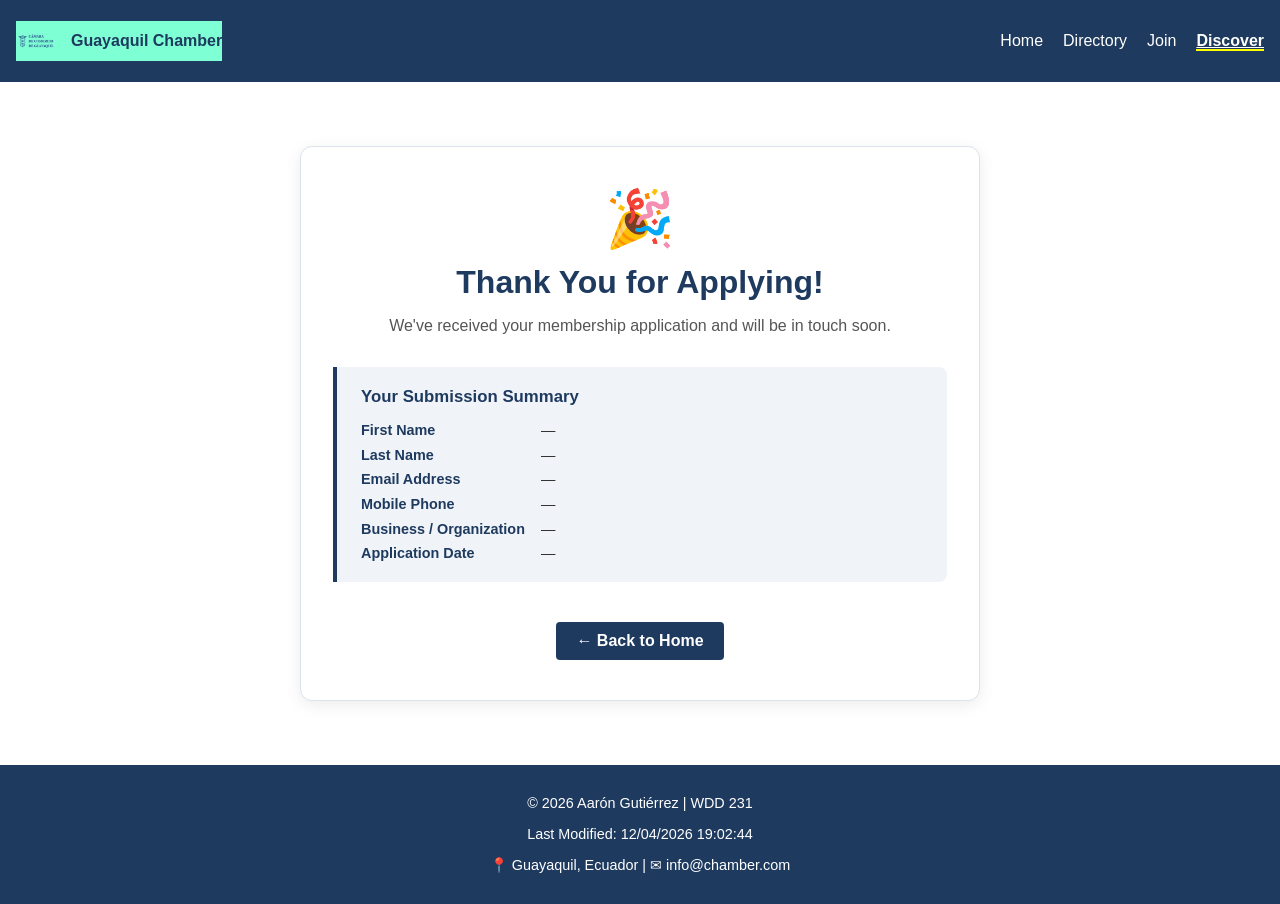
<file: chamber/thankyou.html>
<!DOCTYPE html>
<html lang="en">

<head>
    <meta charset="UTF-8">
    <meta name="description" content="Thank you for applying to the Guayaquil Chamber of Commerce.">
    <meta name="author" content="Aarón Gutiérrez">
    <meta name="viewport" content="width=device-width, initial-scale=1.0">

    <title>Thank You – Guayaquil Chamber of Commerce</title>
    <link rel="icon" href="images/guayaquil_flag.ico">

    <link rel="stylesheet" href="styles/normalize.css">
    <link rel="stylesheet" href="styles/small.css">
    <link rel="stylesheet" href="styles/larger.css">
    <link rel="stylesheet" href="styles/join.css">
    <script src="scripts/thankyou.js" defer></script>

    <link rel="preconnect" href="https://fonts.googleapis.com">
    <link rel="preconnect" href="https://fonts.gstatic.com" crossorigin>
    <link
        href="https://fonts.googleapis.com/css2?family=Arimo:ital,wght@0,400..700;1,400..700&family=Montserrat:ital,wght@0,100..900;1,100..900&family=Open+Sans:ital,wght@0,300..800;1,300..800&display=swap"
        rel="stylesheet">
</head>

<body>
    <header>
        <div class="logo">
            <img src="images/chamber_logo.png" alt="logo" width="40" height="40">
            <span>Guayaquil Chamber</span>
        </div>

        <button id="menuBtn" aria-label="Open menu">☰</button>

        <nav>
            <ul id="menu">
                <li><a href="index.html">Home</a></li>
                <li><a href="directory.html">Directory</a></li>
                <li><a href="join.html">Join</a></li>
                <li><a href="discover.html" class="active">Discover</a></li>
            </ul>
        </nav>
    </header>

    <main class="thankyou-main">
        <div class="thankyou-card">
            <div class="thankyou-icon">🎉</div>
            <h1>Thank You for Applying!</h1>
            <p class="thankyou-subtitle">We've received your membership application and will be in touch soon.</p>

            <section class="submission-summary">
                <h2>Your Submission Summary</h2>
                <dl>
                    <dt>First Name</dt>
                    <dd id="sum-firstName">—</dd>

                    <dt>Last Name</dt>
                    <dd id="sum-lastName">—</dd>

                    <dt>Email Address</dt>
                    <dd id="sum-email">—</dd>

                    <dt>Mobile Phone</dt>
                    <dd id="sum-phone">—</dd>

                    <dt>Business / Organization</dt>
                    <dd id="sum-orgName">—</dd>

                    <dt>Application Date</dt>
                    <dd id="sum-timestamp">—</dd>
                </dl>
            </section>

            <a href="index.html" class="cta">← Back to Home</a>
        </div>
    </main>

    <footer>
        <p>© <span id="year"></span> Aarón Gutiérrez | WDD 231</p>
        <p id="lastModified"></p>
        <p>📍 Guayaquil, Ecuador | ✉ info@chamber.com</p>
    </footer>

</body>

</html>
</file>
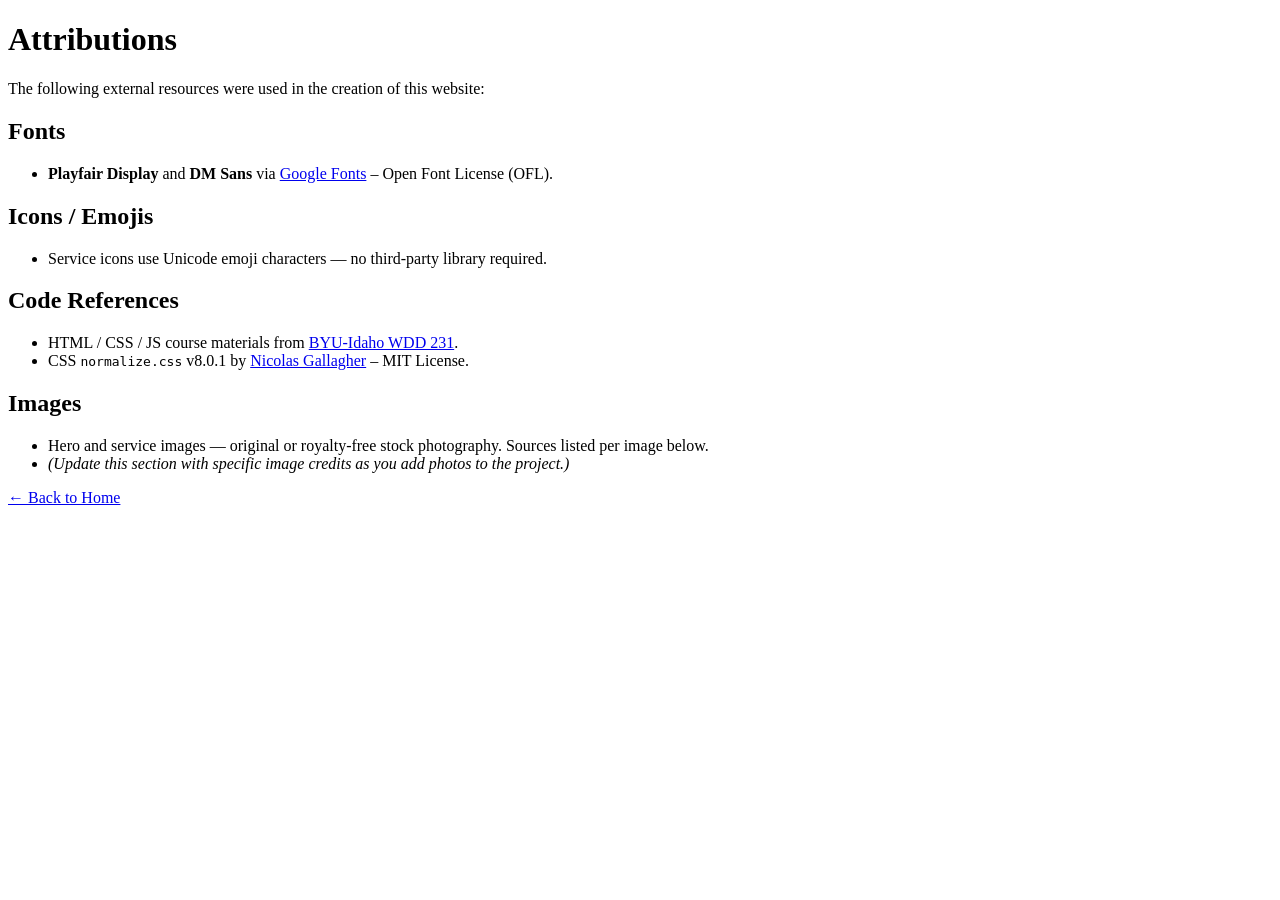
<file: final/atributions.html>
<!DOCTYPE html>
<html lang="en">

<head>
    <meta charset="UTF-8" />
    <meta name="viewport" content="width=device-width, initial-scale=1.0" />
    <title>Attributions | Auto Care Workshop</title>
    <link rel="icon" type="image/svg+xml" href="images/favicon.svg" />
</head>

<body>
    <h1>Attributions</h1>
    <p>The following external resources were used in the creation of this website:</p>

    <h2>Fonts</h2>
    <ul>
        <li>
            <strong>Playfair Display</strong> and <strong>DM Sans</strong> via
            <a href="https://fonts.google.com/" target="_blank" rel="noopener">Google Fonts</a>
            – Open Font License (OFL).
        </li>
    </ul>

    <h2>Icons / Emojis</h2>
    <ul>
        <li>Service icons use Unicode emoji characters — no third-party library required.</li>
    </ul>

    <h2>Code References</h2>
    <ul>
        <li>
            HTML / CSS / JS course materials from
            <a href="https://byui-cse.github.io/wdd231-ww-course/" target="_blank" rel="noopener">BYU-Idaho WDD 231</a>.
        </li>
        <li>
            CSS <code>normalize.css</code> v8.0.1 by
            <a href="https://github.com/necolas/normalize.css" target="_blank" rel="noopener">Nicolas Gallagher</a>
            – MIT License.
        </li>
    </ul>

    <h2>Images</h2>
    <ul>
        <li>Hero and service images — original or royalty-free stock photography. Sources listed per image below.</li>
        <li><em>(Update this section with specific image credits as you add photos to the project.)</em></li>
    </ul>

    <p><a href="index.html">← Back to Home</a></p>
</body>

</html>
</file>
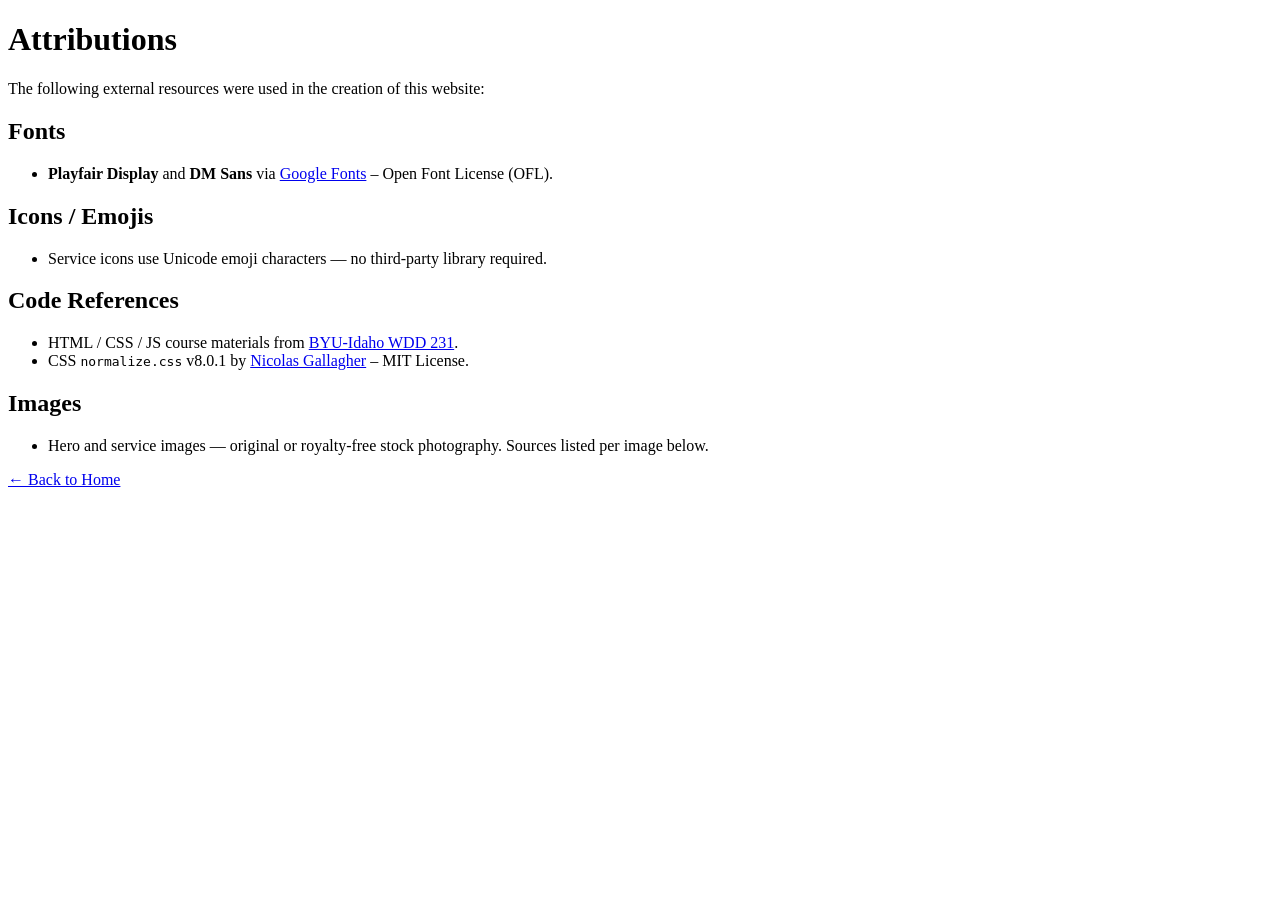
<file: final/atributtions.html>
<!DOCTYPE html>
<html lang="en">

<head>
    <meta charset="UTF-8" />
    <meta name="viewport" content="width=device-width, initial-scale=1.0" />
    <title>Attributions | Auto Care Workshop</title>
    <link rel="icon" type="image/svg+xml" href="images/favicon.svg" />
</head>

<body>
    <h1>Attributions</h1>
    <p>The following external resources were used in the creation of this website:</p>

    <h2>Fonts</h2>
    <ul>
        <li>
            <strong>Playfair Display</strong> and <strong>DM Sans</strong> via
            <a href="https://fonts.google.com/" target="_blank" rel="noopener">Google Fonts</a>
            – Open Font License (OFL).
        </li>
    </ul>

    <h2>Icons / Emojis</h2>
    <ul>
        <li>Service icons use Unicode emoji characters — no third-party library required.</li>
    </ul>

    <h2>Code References</h2>
    <ul>
        <li>
            HTML / CSS / JS course materials from
            <a href="https://byui-cse.github.io/wdd231-ww-course/" target="_blank" rel="noopener">BYU-Idaho WDD 231</a>.
        </li>
        <li>
            CSS <code>normalize.css</code> v8.0.1 by
            <a href="https://github.com/necolas/normalize.css" target="_blank" rel="noopener">Nicolas Gallagher</a>
            – MIT License.
        </li>
    </ul>

    <h2>Images</h2>
    <ul>
        <li>Hero and service images — original or royalty-free stock photography. Sources listed per image below.</li>

    </ul>

    <p><a href="index.html">← Back to Home</a></p>
</body>

</html>
</file>
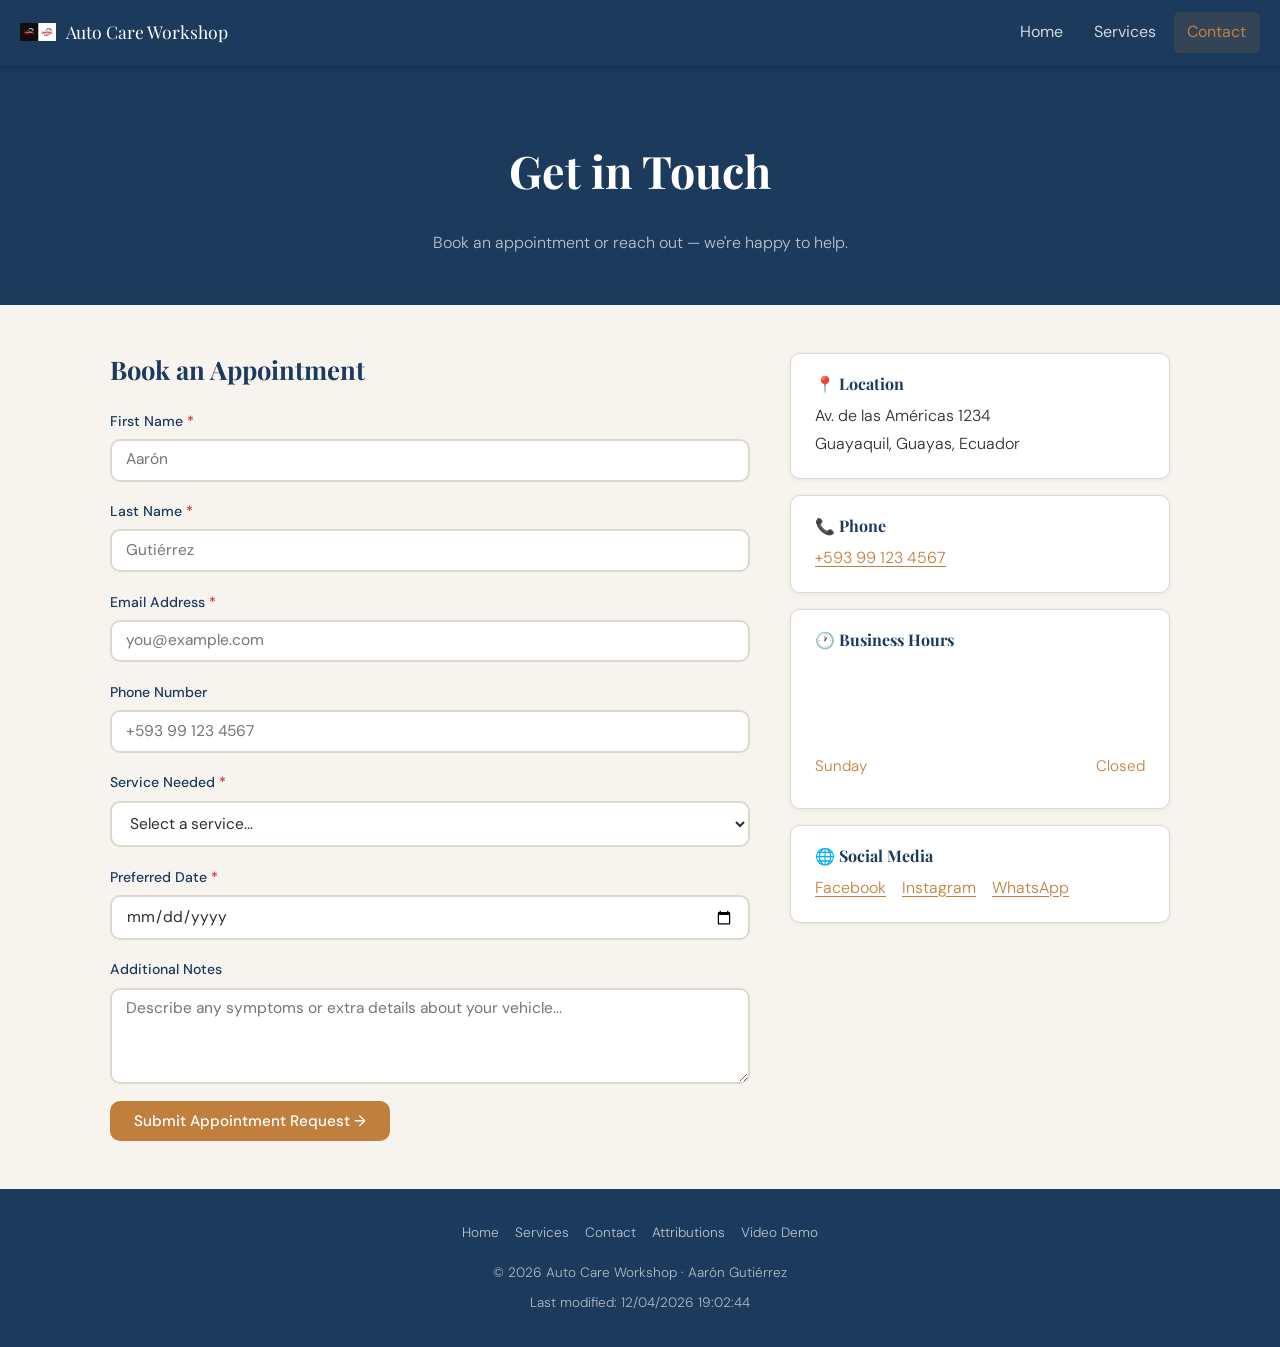
<file: final/contact.html>
<!DOCTYPE html>
<html lang="en">

<head>
    <meta charset="UTF-8" />
    <meta name="viewport" content="width=device-width, initial-scale=1.0" />
    <meta name="description"
        content="Contact Auto Care Workshop to book an appointment. Find our location, hours, and reach us by phone or social media." />
    <meta name="author" content="Aarón Gutiérrez" />

    <!-- Open Graph -->
    <meta property="og:title" content="Contact | Auto Care Workshop" />
    <meta property="og:description" content="Book an appointment or get in touch with our certified mechanics today." />
    <meta property="og:image" content="https://asgu1.github.io/wdd231/final/images/favicon.svg" />
    <meta property="og:type" content="website" />
    <meta property="og:url" content="https://asgu1.github.io/wdd231/final/contact.html" />

    <title>Contact | Auto Care Workshop</title>

    <link rel="icon" type="image/svg+xml" href="images/favicon.svg" />
    <link rel="preconnect" href="https://fonts.googleapis.com" />
    <link rel="preconnect" href="https://fonts.gstatic.com" crossorigin />
    <link
        href="https://fonts.googleapis.com/css2?family=Playfair+Display:wght@600;700&family=DM+Sans:wght@300;400;500&display=swap"
        rel="stylesheet" />
    <link rel="stylesheet" href="styles/normalize.css" />
    <link rel="stylesheet" href="styles/main.css" />
</head>

<body>

    <!-- ── HEADER ── -->
    <header>
        <div class="logo">
            <img src="images/favicon.svg" alt="Auto Care Workshop logo" width="36" height="36" loading="lazy" />
            <span class="brand">Auto Care Workshop</span>
        </div>

        <button id="menu" aria-label="Toggle navigation" aria-expanded="false">☰</button>

        <nav id="nav" aria-label="Main navigation">
            <ul>
                <li><a href="index.html">Home</a></li>
                <li><a href="services.html">Services</a></li>
                <li><a href="contact.html" class="active">Contact</a></li>
            </ul>
        </nav>
    </header>

    <main>

        <!-- ── PAGE HERO ── -->
        <section class="page-hero" aria-label="Contact page banner">
            <h1>Get in Touch</h1>
            <p>Book an appointment or reach out — we're happy to help.</p>
        </section>

        <div class="contact-layout">

            <!-- ── APPOINTMENT FORM ── -->
            <section class="form-section" aria-labelledby="formHeading">
                <h2 id="formHeading">Book an Appointment</h2>

                <form action="thankyou.html" method="get" id="appointmentForm" novalidate>

                    <div class="field">
                        <label for="firstName">First Name <span aria-hidden="true">*</span></label>
                        <input type="text" id="firstName" name="firstName" required autocomplete="given-name"
                            placeholder="Aarón" />
                    </div>

                    <div class="field">
                        <label for="lastName">Last Name <span aria-hidden="true">*</span></label>
                        <input type="text" id="lastName" name="lastName" required autocomplete="family-name"
                            placeholder="Gutiérrez" />
                    </div>

                    <div class="field">
                        <label for="email">Email Address <span aria-hidden="true">*</span></label>
                        <input type="email" id="email" name="email" required autocomplete="email"
                            placeholder="you@example.com" />
                    </div>

                    <div class="field">
                        <label for="phone">Phone Number</label>
                        <input type="tel" id="phone" name="phone" autocomplete="tel" placeholder="+593 99 123 4567" />
                    </div>

                    <div class="field">
                        <label for="service">Service Needed <span aria-hidden="true">*</span></label>
                        <select id="service" name="service" required>
                            <option value="" disabled selected>Select a service...</option>
                            <option value="Oil Change">Oil Change</option>
                            <option value="Brake Inspection">Brake Inspection</option>
                            <option value="Engine Diagnostics">Engine Diagnostics</option>
                            <option value="Tire Rotation">Tire Rotation</option>
                            <option value="Brake Pad Replacement">Brake Pad Replacement</option>
                            <option value="Air Filter Replacement">Air Filter Replacement</option>
                            <option value="Battery Replacement">Battery Replacement</option>
                            <option value="Wheel Alignment">Wheel Alignment</option>
                            <option value="Coolant Flush">Coolant Flush</option>
                            <option value="Transmission Service">Transmission Service</option>
                            <option value="Spark Plug Replacement">Spark Plug Replacement</option>
                            <option value="AC System Check">AC System Check</option>
                            <option value="Tire Balancing">Tire Balancing</option>
                            <option value="Power Steering Flush">Power Steering Flush</option>
                            <option value="Alternator Replacement">Alternator Replacement</option>
                            <option value="Suspension Inspection">Suspension Inspection</option>
                            <option value="Wiper Blade Replacement">Wiper Blade Replacement</option>
                            <option value="Other">Other</option>
                        </select>
                    </div>

                    <div class="field">
                        <label for="date">Preferred Date <span aria-hidden="true">*</span></label>
                        <input type="date" id="date" name="date" required />
                    </div>

                    <div class="field">
                        <label for="notes">Additional Notes</label>
                        <textarea id="notes" name="notes" rows="4"
                            placeholder="Describe any symptoms or extra details about your vehicle..."></textarea>
                    </div>

                    <button type="submit" class="btn">Submit Appointment Request →</button>

                </form>
            </section>

            <!-- ── SHOP INFO ── -->
            <aside class="shop-info" aria-label="Shop location and contact info">

                <div class="info-card">
                    <h3>📍 Location</h3>
                    <p>Av. de las Américas 1234<br />Guayaquil, Guayas, Ecuador</p>
                </div>

                <div class="info-card">
                    <h3>📞 Phone</h3>
                    <p><a href="tel:+593991234567">+593 99 123 4567</a></p>
                </div>

                <div class="info-card">
                    <h3>🕐 Business Hours</h3>
                    <ul class="hours-list">
                        <li><span>Mon – Fri</span><span>8:00 am – 6:00 pm</span></li>
                        <li><span>Saturday</span><span>9:00 am – 3:00 pm</span></li>
                        <li class="closed"><span>Sunday</span><span>Closed</span></li>
                    </ul>
                </div>

                <div class="info-card">
                    <h3>🌐 Social Media</h3>
                    <div class="social-links">
                        <a href="#" aria-label="Facebook">Facebook</a>
                        <a href="#" aria-label="Instagram">Instagram</a>
                        <a href="#" aria-label="WhatsApp">WhatsApp</a>
                    </div>
                </div>

            </aside>
        </div>

    </main>

    <!-- ── FOOTER ── -->
    <footer>
        <div class="footer-links">
            <a href="index.html">Home</a>
            <a href="services.html">Services</a>
            <a href="contact.html">Contact</a>
            <a href="attributions.html">Attributions</a>
            <a href="https://www.loom.com/share/32aa120ca75447c3bcf2ef6b1449f700" id="videoLink">Video Demo</a>
        </div>
        <p>© <span id="currentyear"></span> Auto Care Workshop · Aarón Gutiérrez</p>
        <p id="lastModified"></p>
    </footer>

    <script type="module" src="scripts/main.js"></script>

</body>

</html>
</file>
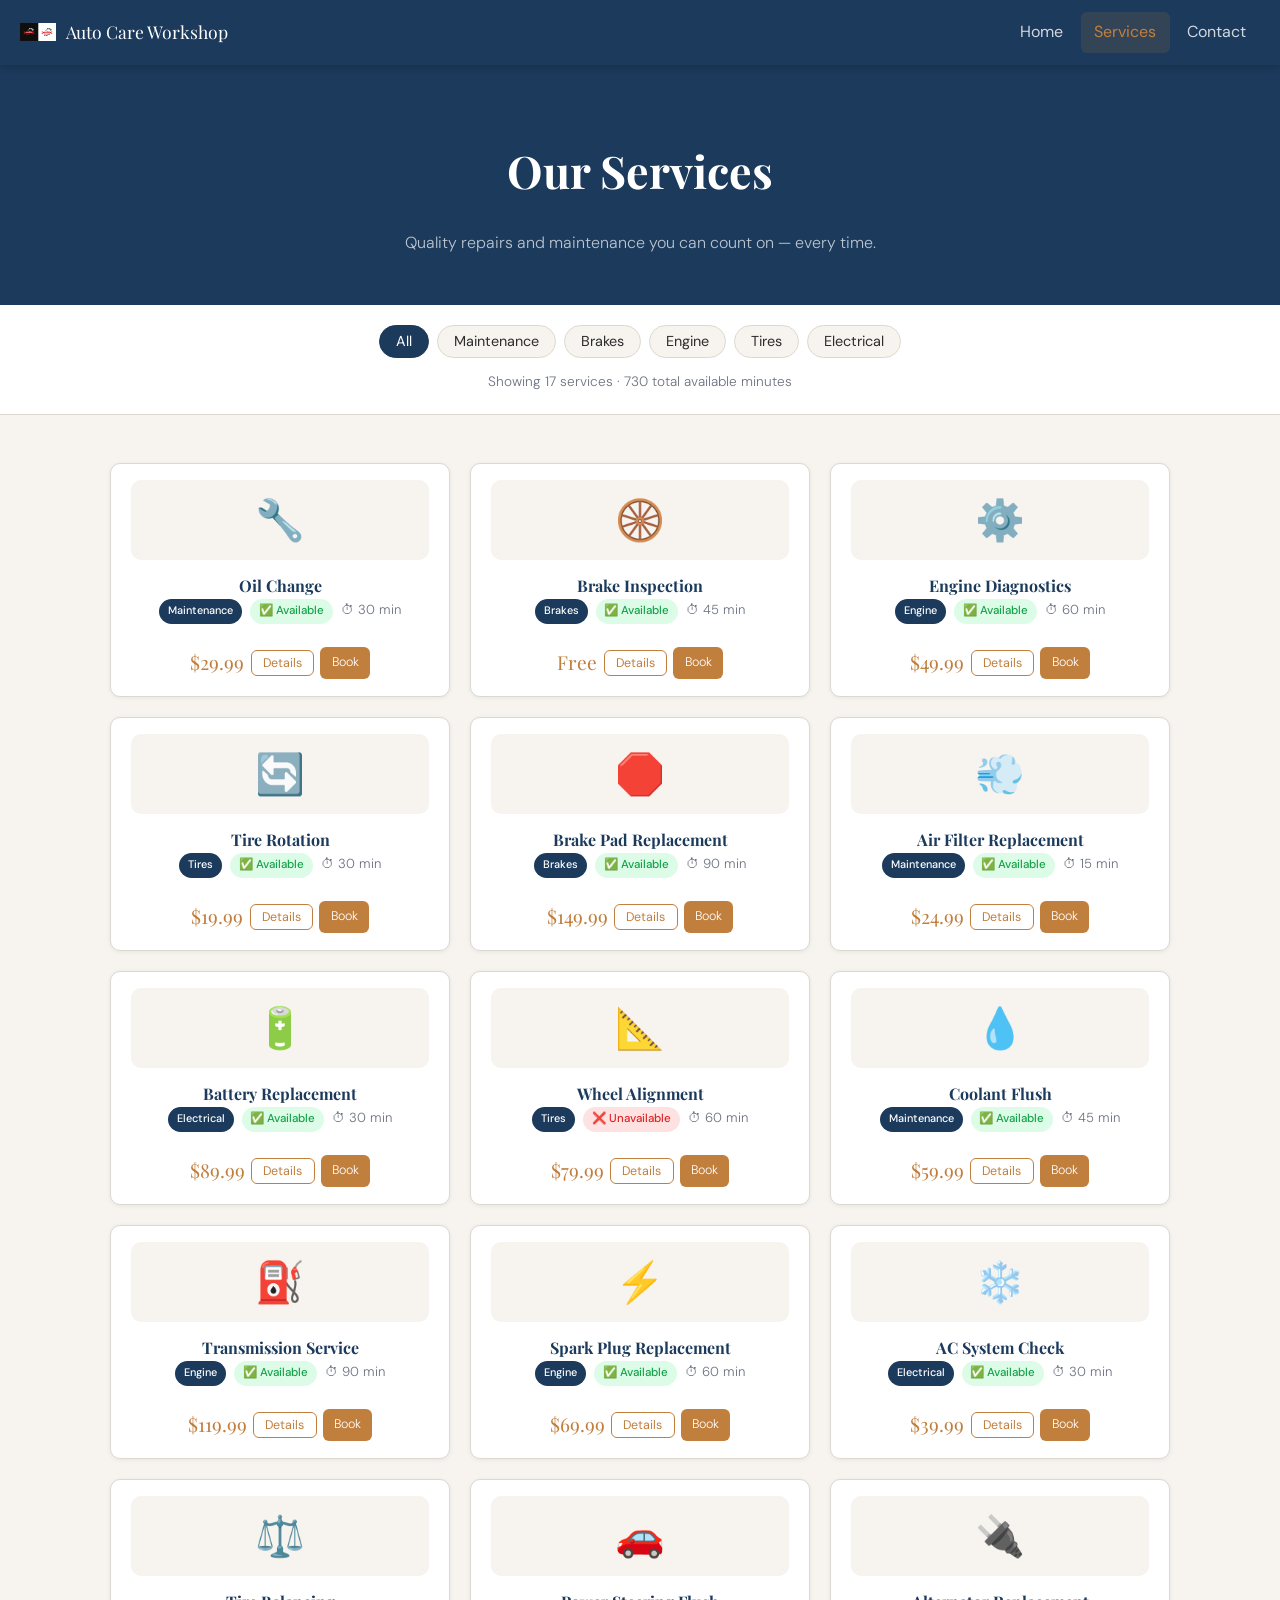
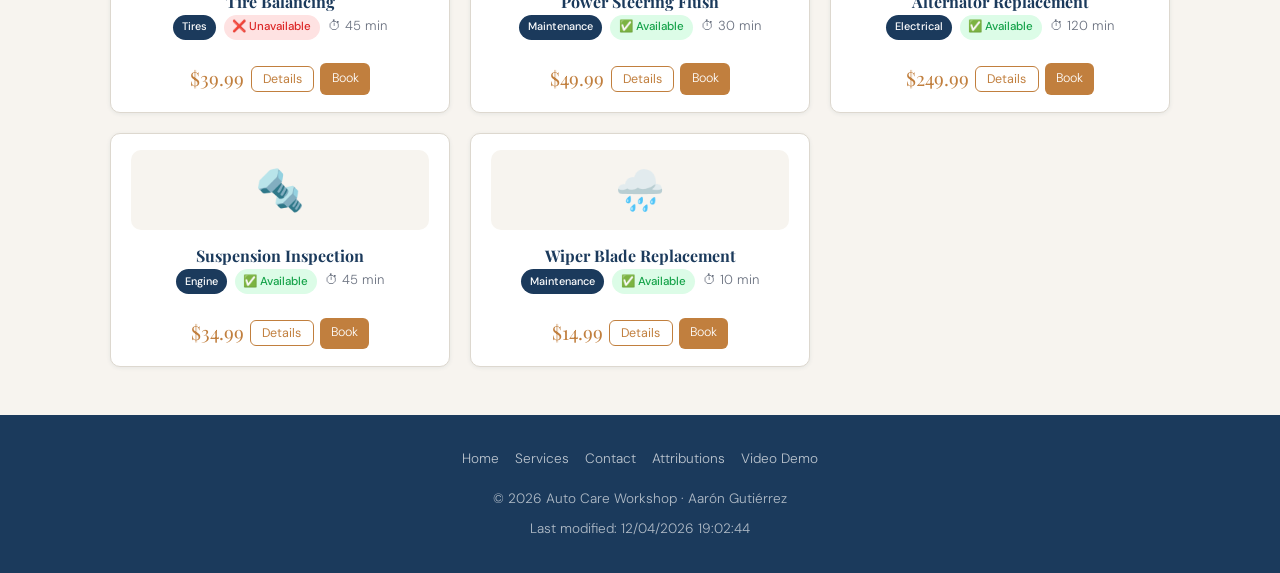
<file: final/services.html>
<!DOCTYPE html>
<html lang="en">

<head>
    <meta charset="UTF-8" />
    <meta name="viewport" content="width=device-width, initial-scale=1.0" />
    <meta name="description"
        content="Browse all auto repair services at Auto Care Workshop – brakes, engine, tires, electrical, and maintenance. View pricing and book online." />
    <meta name="author" content="Aarón Gutiérrez" />

    <!-- Open Graph -->
    <meta property="og:title" content="Services | Auto Care Workshop" />
    <meta property="og:description"
        content="Browse all 17 auto repair services with pricing, duration, and availability." />
    <meta property="og:image" content="https://asgu1.github.io/wdd231/final/images/favicon.svg" />
    <meta property="og:type" content="website" />
    <meta property="og:url" content="https://asgu1.github.io/wdd231/final/services.html" />

    <title>Services | Auto Care Workshop</title>

    <link rel="icon" type="image/svg+xml" href="images/favicon.svg" />
    <link rel="preconnect" href="https://fonts.googleapis.com" />
    <link rel="preconnect" href="https://fonts.gstatic.com" crossorigin />
    <link
        href="https://fonts.googleapis.com/css2?family=Playfair+Display:wght@600;700&family=DM+Sans:wght@300;400;500&display=swap"
        rel="stylesheet" />
    <link rel="stylesheet" href="styles/normalize.css" />
    <link rel="stylesheet" href="styles/main.css" />
</head>

<body>

    <!-- ── HEADER ── -->
    <header>
        <div class="logo">
            <img src="images/favicon.svg" alt="Auto Care Workshop logo" width="36" height="36" loading="lazy" />
            <span class="brand">Auto Care Workshop</span>
        </div>

        <button id="menu" aria-label="Toggle navigation" aria-expanded="false">☰</button>

        <nav id="nav" aria-label="Main navigation">
            <ul>
                <li><a href="index.html">Home</a></li>
                <li><a href="services.html" class="active">Services</a></li>
                <li><a href="contact.html">Contact</a></li>
            </ul>
        </nav>
    </header>

    <main>

        <!-- ── PAGE HERO ── -->
        <section class="page-hero" aria-label="Services page banner">
            <h1>Our Services</h1>
            <p>Quality repairs and maintenance you can count on — every time.</p>
        </section>

        <!-- ── FILTERS ── -->
        <section class="filter-section" aria-label="Filter services by category">
            <div class="filter-buttons" role="group" aria-label="Category filters">
                <button class="filter-btn active" data-category="all">All</button>
                <button class="filter-btn" data-category="Maintenance">Maintenance</button>
                <button class="filter-btn" data-category="Brakes">Brakes</button>
                <button class="filter-btn" data-category="Engine">Engine</button>
                <button class="filter-btn" data-category="Tires">Tires</button>
                <button class="filter-btn" data-category="Electrical">Electrical</button>
            </div>
            <p class="results-count" id="resultsCount" aria-live="polite"></p>
        </section>

        <!-- ── SERVICE CARDS ── -->
        <section class="all-services" aria-labelledby="allServicesHeading">
            <h2 id="allServicesHeading" class="sr-only">All Services</h2>
            <div id="allServiceCards" class="cards-grid">
                <!-- Populated by services.js -->
            </div>
            <p id="noResults" class="no-results hidden">No services found for this category.</p>
        </section>

    </main>

    <!-- ── MODAL ── -->
    <dialog id="serviceModal" aria-modal="true" aria-labelledby="modalTitle">
        <button id="modalClose" aria-label="Close dialog">✕</button>
        <h2 id="modalTitle"></h2>
        <div id="modalBody"><!-- Populated by modal.js --></div>
    </dialog>

    <!-- ── FOOTER ── -->
    <footer>
        <div class="footer-links">
            <a href="index.html">Home</a>
            <a href="services.html">Services</a>
            <a href="contact.html">Contact</a>
            <a href="attributions.html">Attributions</a>
            <a href="https://www.loom.com/share/32aa120ca75447c3bcf2ef6b1449f700" id="videoLink">Video Demo</a>
        </div>
        <p>© <span id="currentyear"></span> Auto Care Workshop · Aarón Gutiérrez</p>
        <p id="lastModified"></p>
    </footer>

    <script type="module" src="scripts/main.js"></script>

</body>

</html>
</file>
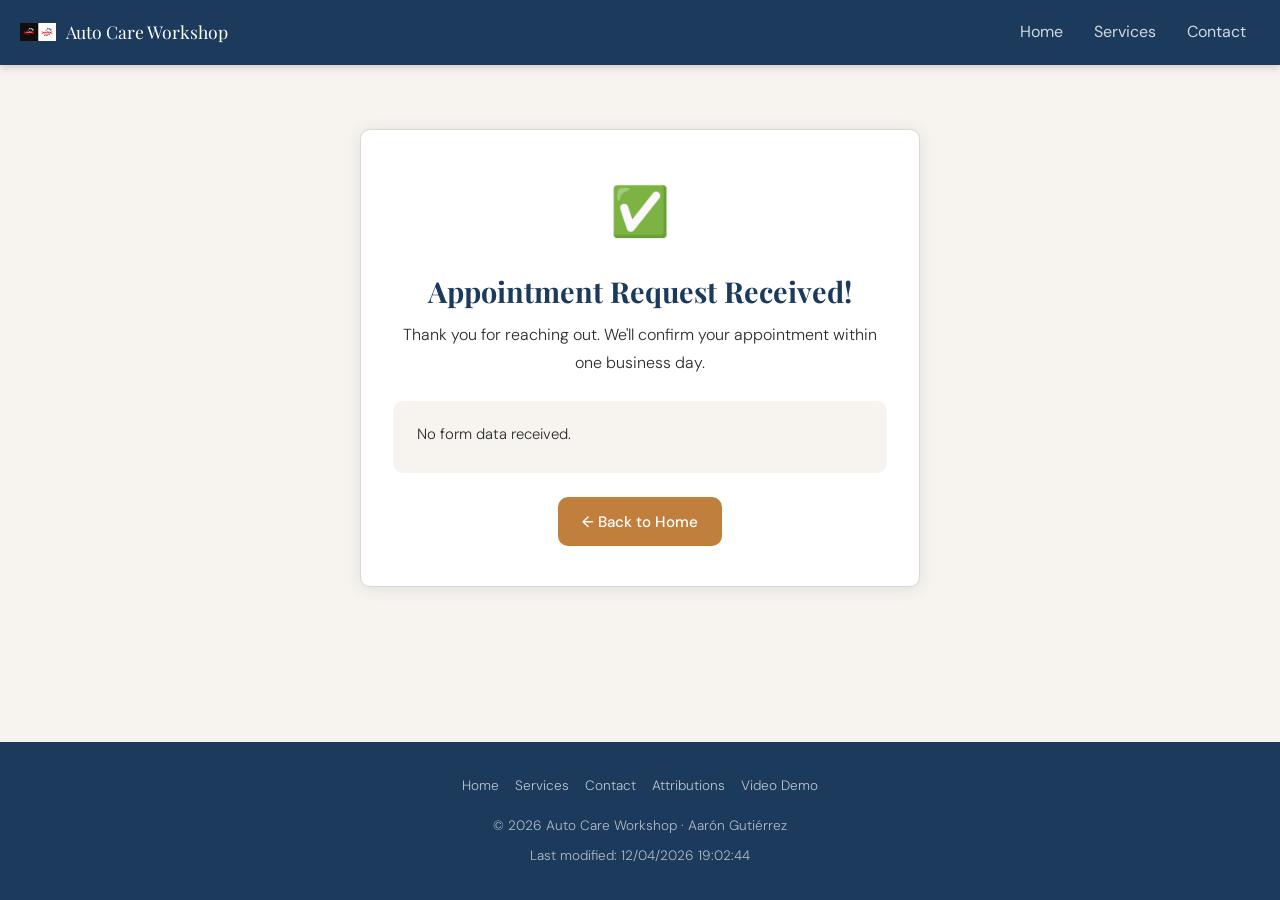
<file: final/thankyou.html>
<!DOCTYPE html>
<html lang="en">

<head>
    <meta charset="UTF-8" />
    <meta name="viewport" content="width=device-width, initial-scale=1.0" />
    <meta name="description" content="Appointment request received – Auto Care Workshop." />
    <meta name="author" content="Aarón Gutiérrez" />
    <title>Appointment Confirmed | Auto Care Workshop</title>

    <link rel="icon" type="image/svg+xml" href="images/favicon.svg" />
    <link rel="preconnect" href="https://fonts.googleapis.com" />
    <link rel="preconnect" href="https://fonts.gstatic.com" crossorigin />
    <link
        href="https://fonts.googleapis.com/css2?family=Playfair+Display:wght@600;700&family=DM+Sans:wght@300;400;500&display=swap"
        rel="stylesheet" />
    <link rel="stylesheet" href="styles/normalize.css" />
    <link rel="stylesheet" href="styles/main.css" />
</head>

<body>

    <!-- ── HEADER ── -->
    <header>
        <div class="logo">
            <img src="images/favicon.svg" alt="Auto Care Workshop logo" width="36" height="36" loading="lazy" />
            <span class="brand">Auto Care Workshop</span>
        </div>

        <button id="menu" aria-label="Toggle navigation" aria-expanded="false">☰</button>

        <nav id="nav" aria-label="Main navigation">
            <ul>
                <li><a href="index.html">Home</a></li>
                <li><a href="services.html">Services</a></li>
                <li><a href="contact.html">Contact</a></li>
            </ul>
        </nav>
    </header>

    <main>
        <section class="thankyou-section" aria-labelledby="tyHeading">
            <div class="ty-card">
                <p class="ty-icon" aria-hidden="true">✅</p>
                <h1 id="tyHeading">Appointment Request Received!</h1>
                <p>Thank you for reaching out. We'll confirm your appointment within one business day.</p>

                <div class="ty-details" id="submittedData" aria-label="Submitted appointment details">
                    <!-- Populated by thankyou.js -->
                </div>

                <a href="index.html" class="btn" style="margin-top:1.5rem;">← Back to Home</a>
            </div>
        </section>
    </main>

    <!-- ── FOOTER ── -->
    <footer>
        <div class="footer-links">
            <a href="index.html">Home</a>
            <a href="services.html">Services</a>
            <a href="contact.html">Contact</a>
            <a href="attributions.html">Attributions</a>
            <a href="https://www.loom.com/share/32aa120ca75447c3bcf2ef6b1449f700" id="videoLink">Video Demo</a>
        </div>
        <p>© <span id="currentyear"></span> Auto Care Workshop · Aarón Gutiérrez</p>
        <p id="lastModified"></p>
    </footer>

    <script type="module" src="scripts/main.js"></script>
    <script type="module" src="scripts/thankyou.js"></script>

</body>

</html>
</file>
<file: styles/small.css>
body {
    font-family: Arial, sans-serif;
    margin: 0;
    padding: 0;
}

header {
    display: flex;
    align-items: center;
    justify-content: space-between;
    padding: 0.5rem 1rem;
    background: #333;
    color: white;
}

.logo {
    display: flex;
    align-items: center;
    gap: 0.5rem;
}

.logo img {
    width: 28px;
    height: 28px;
}

header span {
    flex: 1;
    text-align: center;
    font-size: 1.2rem;
    font-weight: bold;
}

#menu {
    border: none;
    font-size: 1.4rem;
    cursor: pointer;
    width: 40px;
    height: 40px;
}

nav {
    display: none;
    background: #222;
}

nav.open {
    display: block;
}

nav ul {
    list-style: none;
    padding: 0;
    margin: 0;
}

nav li {
    border-bottom: 1px solid #444;
}

nav a {
    display: block;
    padding: 1rem;
    color: white;
    text-decoration: none;
}

h1 {
    padding: 1rem;
}

.info {
    display: block;
    padding: 1rem;
}

.photo img {
    max-width: 300px;
    border-radius: 8px;
    display: block;
    margin: auto;
}

section {
    margin-bottom: 1rem;
}

.buttons {
    display: flex;
    gap: .5rem;
    padding: 1rem;
}

button {
    flex: 1;
    padding: .5rem;
}

.filters {
    display: grid;
    grid-template-columns: repeat(3, 1fr);
    gap: 10px;
    margin-bottom: 15px;
}

.filters button {
    padding: 12px;
    font-size: 1rem;
    font-weight: bold;
    border-radius: 6px;
    border: 1px solid #444;
    background: #e0e0e0;
    cursor: pointer;
}

.filters button:hover {
    background: #ccc;
}

#coursesList {
    display: grid;
    grid-template-columns: repeat(auto-fit, minmax(120px, 1fr));
    gap: 10px;
    margin-top: 10px;
}

#coursesList div {
    padding: 10px;
    background: #000;
    text-align: center;
    border-radius: 6px;
    color: #fff;
}

#coursesList div.completed {
    background: #2e7d32;
    color: white;
    font-weight: bold;
}

footer {
    text-align: center;
    padding: 1rem;
    background: #eee;
}
</file>
<file: styles/large.css>
@media (min-width:640px) {
    nav {
        display: block;
    }

    #menu {
        display: none;
    }

    nav ul {
        display: flex;
        justify-content: center;
    }

    nav li {
        border: none;
    }

    .info {
        display: grid;
        grid-template-columns: 2fr 1fr;
        gap: 1rem;
        align-items: start;
    }

    .buttons {
        justify-content: center;
    }

}
</file>
<file: chamber/styles/small.css>
body {
    font-family: Arial, sans-serif;
    margin: 0;
}

header {
    display: flex;
    justify-content: space-between;
    align-items: center;
    padding: 1rem;
    background: #1e3a5f;
    color: white;
}

.logo {
    display: flex;
    align-items: center;
    gap: 15px;
    font-weight: bold;
    background-color: aquamarine;
    color: #1e3a5f;
}

nav ul {
    display: none;
    list-style: none;
    padding: 0;
}

nav ul.open {
    display: flex;
    flex-direction: column;
    gap: 10px;
}

nav a {
    color: white;
    text-decoration: none;
}

nav a.active {
    border-bottom: 2px solid yellow;
    font-weight: bold;
    text-decoration: underline;
}

#menuBtn {
    font-size: 1.5rem;
    background: none;
    border: none;
    color: white;
}

main {
    max-width: 1100px;
    margin: auto;
    padding: 0 1rem;
}

/* ── Directory controls ── */
.controls {
    display: grid;
    grid-template-columns: 1fr 1fr;
    gap: 10px;
    margin-bottom: 15px;
}

.controls button {
    padding: 10px;
    font-weight: bold;
    cursor: pointer;
    background: #1e3a5f;
    color: white;
    border: none;
}

#members.grid {
    display: grid;
    grid-template-columns: 1fr;
    gap: 15px;
}

.card {
    border: 1px solid #ccc;
    padding: 10px;
    border-radius: 8px;
    background: white;
}

.card img {
    width: 100%;
    height: auto;
}

.card h3 {
    margin: 5px 0;
}

.gold {
    border: 3px solid gold;
    background: #fff8dc;
}

.silver {
    border: 3px solid silver;
    background: #f4f4f4;
}

.list .card {
    display: grid;
    grid-template-columns: 100px 1fr;
    gap: 10px;
    align-items: center;
}

/* ── Hero ── */
.hero {
    position: relative;
}

.hero img {
    width: 100%;
    max-height: 400px;
    object-fit: cover;
}

.hero-text {
    position: absolute;
    top: 20%;
    left: 10%;
    color: white;
    text-shadow: 1px 1px 4px rgba(0,0,0,0.8);
}

.hero-text h2 {
    font-size: 1.8rem;
    margin-bottom: 0.5rem;
}

.cta {
    display: inline-block;
    background: #1e3a5f;
    color: white;
    padding: 10px 20px;
    text-decoration: none;
    border-radius: 4px;
    margin-top: 0.5rem;
    font-weight: bold;
}

.cta:hover {
    background: #2a4f80;
}

/* ── Home sections ── */
.events,
.weather {
    background: #f0f4f8;
    border-left: 4px solid #1e3a5f;
    padding: 1rem 1.25rem;
    margin: 1.5rem 0;
    border-radius: 0 8px 8px 0;
}

.events h2,
.weather h2 {
    margin-top: 0;
    color: #1e3a5f;
}

#forecast {
    display: flex;
    flex-direction: column;
    gap: 4px;
    margin-top: 0.5rem;
}

/* ── Spotlight cards ── */
.spotlights {
    margin: 1.5rem 0;
}

.spotlights h2 {
    color: #1e3a5f;
}

#cards {
    display: grid;
    grid-template-columns: 1fr;
    gap: 15px;
}

.spotlight-card {
    border: 1px solid #ccc;
    border-radius: 8px;
    padding: 1rem;
    background: white;
    text-align: center;
}

.spotlight-card img {
    width: 100%;
    max-height: 150px;
    object-fit: contain;
    margin: 0.5rem 0;
}

.spotlight-card h3 {
    margin: 0 0 0.5rem;
    color: #1e3a5f;
}

.spotlight-card p {
    margin: 0.25rem 0;
    font-size: 0.9rem;
    color: #444;
}

.spotlight-card a {
    display: inline-block;
    margin: 0.5rem 0;
    color: #1e3a5f;
    font-weight: bold;
    text-decoration: none;
}

.spotlight-card a:hover {
    text-decoration: underline;
}

.membership-level {
    display: inline-block;
    padding: 2px 10px;
    border-radius: 12px;
    font-size: 0.8rem;
    font-weight: bold;
    background: #fff8dc;
    border: 1px solid gold;
    color: #7a6000;
}

/* ── Footer ── */
footer {
    background: #1e3a5f;
    color: white;
    text-align: center;
    padding: 1rem;
    margin-top: 2rem;
    font-size: 0.9rem;
}
</file>
<file: chamber/styles/larger.css>
@media (min-width:768px) {

    nav ul {
        display: flex;
        gap: 20px;
    }

    #menuBtn {
        display: none;
    }

    #members.grid {
        grid-template-columns: repeat(3, 1fr);
    }

    .controls {
        grid-template-columns: 200px 200px;
        justify-content: center;
    }

}
</file>
<file: final/styles/main.css>
/* ═══════════════════════════════════════════════
   AUTO CARE WORKSHOP – main.css
   Navy #1B3A5C | Amber #C17F3E | Cream #F7F4EF
═══════════════════════════════════════════════ */

/* ── CUSTOM PROPERTIES ── */
:root {
    --navy: #1B3A5C;
    --amber: #C17F3E;
    --cream: #F7F4EF;
    --white: #FFFFFF;
    --dark: #2D2D2D;
    --muted: #6B7280;
    --border: #DDD8CF;
    --red: #DC2626;
    --green: #16A34A;

    --font-heading: 'Playfair Display', Georgia, serif;
    --font-body: 'DM Sans', sans-serif;

    --shadow-sm: 0 1px 4px rgba(27, 58, 92, 0.08);
    --shadow: 0 2px 16px rgba(27, 58, 92, 0.11);
    --radius: 10px;
    --max-width: 1100px;
    --transition: 0.2s ease;
}

/* ── RESET / BASE ── */
*,
*::before,
*::after {
    box-sizing: border-box;
    margin: 0;
    padding: 0;
}

html {
    scroll-behavior: smooth;
}

body {
    background: var(--cream);
    color: var(--dark);
    font-family: var(--font-body);
    font-weight: 300;
    font-size: 1rem;
    line-height: 1.75;
    min-height: 100vh;
    display: flex;
    flex-direction: column;
}

main {
    flex: 1;
}

img {
    max-width: 100%;
    display: block;
}

a {
    color: var(--amber);
    text-underline-offset: 3px;
    transition: opacity var(--transition);
}

a:hover {
    opacity: 0.75;
}

strong {
    font-weight: 500;
    color: var(--navy);
}

h1,
h2,
h3 {
    font-family: var(--font-heading);
    color: var(--navy);
    line-height: 1.25;
}

/* Screen-reader only utility */
.sr-only {
    position: absolute;
    width: 1px;
    height: 1px;
    padding: 0;
    margin: -1px;
    overflow: hidden;
    clip: rect(0, 0, 0, 0);
    white-space: nowrap;
    border: 0;
}

.hidden {
    display: none !important;
}

/* ══════════════════════════════════════════════
   HEADER
══════════════════════════════════════════════ */
header {
    background: var(--navy);
    color: #fff;
    display: flex;
    align-items: center;
    justify-content: space-between;
    padding: 0.75rem 1.25rem;
    position: sticky;
    top: 0;
    z-index: 100;
    box-shadow: 0 2px 8px rgba(0, 0, 0, 0.18);
}

.logo {
    display: flex;
    align-items: center;
    gap: 0.6rem;
    text-decoration: none;
}

.logo img {
    width: 36px;
    height: 36px;
    flex-shrink: 0;
}

.brand {
    font-family: var(--font-heading);
    font-size: 1.1rem;
    color: #fff;
    white-space: nowrap;
}

/* hamburger */
#menu {
    background: transparent;
    border: 1px solid rgba(255, 255, 255, 0.3);
    color: #fff;
    font-size: 1.3rem;
    width: 40px;
    height: 40px;
    border-radius: 6px;
    cursor: pointer;
    display: flex;
    align-items: center;
    justify-content: center;
    transition: background var(--transition);
}

#menu:hover {
    background: rgba(255, 255, 255, 0.1);
}

/* nav – hidden on mobile by default */
#nav {
    display: none;
    position: absolute;
    top: 100%;
    left: 0;
    right: 0;
    background: var(--navy);
    border-top: 1px solid rgba(255, 255, 255, 0.1);
    z-index: 99;
}

#nav.open {
    display: block;
}

#nav ul {
    list-style: none;
}

#nav li {
    border-bottom: 1px solid rgba(255, 255, 255, 0.08);
}

#nav a {
    display: block;
    padding: 0.9rem 1.25rem;
    color: rgba(255, 255, 255, 0.8);
    text-decoration: none;
    font-weight: 400;
    transition: background var(--transition), color var(--transition);
}

#nav a:hover,
#nav a.active {
    background: rgba(193, 127, 62, 0.15);
    color: var(--amber);
}

/* ══════════════════════════════════════════════
   BUTTONS
══════════════════════════════════════════════ */
.btn {
    display: inline-block;
    background: var(--amber);
    color: #fff;
    font-family: var(--font-body);
    font-weight: 500;
    font-size: 0.95rem;
    padding: 0.7rem 1.5rem;
    border-radius: var(--radius);
    border: none;
    cursor: pointer;
    text-decoration: none;
    transition: background var(--transition), transform var(--transition);
}

.btn:hover {
    background: #a66b30;
    transform: translateY(-1px);
    opacity: 1;
}

.btn-outline {
    background: transparent;
    border: 2px solid var(--amber);
    color: var(--amber);
}

.btn-outline:hover {
    background: var(--amber);
    color: #fff;
}

/* ══════════════════════════════════════════════
   HERO (index.html)
══════════════════════════════════════════════ */
.hero {
    background: linear-gradient(135deg, var(--navy) 0%, #2a5a8c 100%);
    color: #fff;
    padding: 5rem 1.25rem;
    text-align: center;
}

.hero-content {
    max-width: 640px;
    margin: 0 auto;
}

.hero h1 {
    font-size: clamp(2rem, 6vw, 3.5rem);
    color: #fff;
    margin-bottom: 1rem;
}

.hero p {
    font-size: 1.1rem;
    color: rgba(255, 255, 255, 0.8);
    margin-bottom: 1.75rem;
}

/* ══════════════════════════════════════════════
   PAGE HERO (services & contact)
══════════════════════════════════════════════ */
.page-hero {
    background: var(--navy);
    color: #fff;
    padding: 3rem 1.25rem;
    text-align: center;
}

.page-hero h1 {
    color: #fff;
    font-size: clamp(1.8rem, 4vw, 2.8rem);
}

.page-hero p {
    color: rgba(255, 255, 255, 0.7);
    margin-top: 0.5rem;
}

/* ══════════════════════════════════════════════
   SEARCH SECTION
══════════════════════════════════════════════ */
.search-section {
    background: var(--white);
    border-bottom: 1px solid var(--border);
    padding: 1.25rem 1.25rem;
}

.search-wrapper {
    max-width: var(--max-width);
    margin: 0 auto;
}

#serviceSearch {
    width: 100%;
    padding: 0.75rem 1rem;
    border: 2px solid var(--border);
    border-radius: var(--radius);
    font-family: var(--font-body);
    font-size: 1rem;
    outline: none;
    transition: border-color var(--transition);
}

#serviceSearch:focus {
    border-color: var(--amber);
}

/* ══════════════════════════════════════════════
   FEATURED SERVICES & ALL SERVICES
══════════════════════════════════════════════ */
.featured-services,
.all-services {
    max-width: var(--max-width);
    margin: 0 auto;
    padding: 3rem 1.25rem;
}

.featured-services h2,
.all-services h2 {
    font-size: 1.8rem;
    margin-bottom: 1.5rem;
    text-align: center;
}

.cards-grid {
    display: grid;
    grid-template-columns: 1fr;
    gap: 1.25rem;
}

/* ── SERVICE CARD ── */
.service-card {
    background: var(--white);
    border: 1px solid var(--border);
    border-radius: var(--radius);
    box-shadow: var(--shadow-sm);
    display: grid;
    grid-template-columns: 70px 1fr auto;
    align-items: center;
    gap: 1rem;
    padding: 1rem 1.25rem;
    transition: box-shadow var(--transition), transform var(--transition);
}

.service-card:hover {
    box-shadow: var(--shadow);
    transform: translateY(-2px);
}

.card-icon {
    font-size: 2rem;
    text-align: center;
    background: var(--cream);
    border-radius: var(--radius);
    height: 60px;
    display: flex;
    align-items: center;
    justify-content: center;
}

.card-body h3 {
    font-size: 1rem;
    margin-bottom: 0.2rem;
}

.card-meta {
    font-size: 0.82rem;
    color: var(--muted);
    display: flex;
    flex-wrap: wrap;
    gap: 0.5rem;
    margin-bottom: 0.4rem;
}

.badge-category {
    background: var(--navy);
    color: #fff;
    font-size: 0.68rem;
    font-weight: 500;
    padding: 0.15rem 0.55rem;
    border-radius: 999px;
}

.badge-available {
    font-size: 0.72rem;
    font-weight: 500;
    padding: 0.15rem 0.55rem;
    border-radius: 999px;
}

.badge-available.yes {
    background: #dcfce7;
    color: var(--green);
}

.badge-available.no {
    background: #fee2e2;
    color: var(--red);
}

.card-price {
    font-family: var(--font-heading);
    font-size: 1.2rem;
    color: var(--amber);
    text-align: right;
    white-space: nowrap;
}

.card-actions {
    display: flex;
    flex-direction: column;
    gap: 0.4rem;
    align-items: flex-end;
}

.btn-details {
    background: transparent;
    border: 1px solid var(--amber);
    color: var(--amber);
    font-size: 0.78rem;
    padding: 0.3rem 0.7rem;
    border-radius: 6px;
    cursor: pointer;
    font-family: var(--font-body);
    transition: background var(--transition), color var(--transition);
}

.btn-details:hover {
    background: var(--amber);
    color: #fff;
}

.btn-book {
    background: var(--amber);
    color: #fff;
    border: none;
    font-size: 0.78rem;
    padding: 0.3rem 0.7rem;
    border-radius: 6px;
    cursor: pointer;
    font-family: var(--font-body);
    text-decoration: none;
    transition: background var(--transition);
}

.btn-book:hover {
    background: #a66b30;
    opacity: 1;
}

.no-results {
    text-align: center;
    color: var(--muted);
    padding: 2rem;
    font-style: italic;
}

.view-all-wrap {
    text-align: center;
    margin-top: 2rem;
}

/* ══════════════════════════════════════════════
   BUSINESS HOURS
══════════════════════════════════════════════ */
.hours-section {
    background: var(--navy);
    color: #fff;
    padding: 3rem 1.25rem;
    text-align: center;
}

.hours-section h2 {
    color: #fff;
    margin-bottom: 1.25rem;
    font-size: 1.6rem;
}

.hours-list {
    list-style: none;
    max-width: 380px;
    margin: 0 auto;
}

.hours-list li {
    display: flex;
    justify-content: space-between;
    padding: 0.5rem 0;
    border-bottom: 1px solid rgba(255, 255, 255, 0.1);
    font-size: 0.95rem;
    color: rgba(255, 255, 255, 0.85);
}

.hours-list li:last-child {
    border-bottom: none;
}

.hours-list li.closed span {
    color: var(--amber);
}

/* ══════════════════════════════════════════════
   FILTER SECTION (services.html)
══════════════════════════════════════════════ */
.filter-section {
    background: var(--white);
    border-bottom: 1px solid var(--border);
    padding: 1.25rem;
}

.filter-buttons {
    display: flex;
    flex-wrap: wrap;
    gap: 0.5rem;
    justify-content: center;
    max-width: var(--max-width);
    margin: 0 auto 0.75rem;
}

.filter-btn {
    background: var(--cream);
    border: 1px solid var(--border);
    color: var(--dark);
    font-family: var(--font-body);
    font-size: 0.9rem;
    padding: 0.45rem 1rem;
    border-radius: 999px;
    cursor: pointer;
    transition: background var(--transition), color var(--transition), border-color var(--transition);
}

.filter-btn:hover,
.filter-btn.active {
    background: var(--navy);
    color: #fff;
    border-color: var(--navy);
}

.results-count {
    text-align: center;
    font-size: 0.85rem;
    color: var(--muted);
}

/* ══════════════════════════════════════════════
   CONTACT LAYOUT
══════════════════════════════════════════════ */
.contact-layout {
    max-width: var(--max-width);
    margin: 0 auto;
    padding: 3rem 1.25rem;
    display: grid;
    grid-template-columns: 1fr;
    gap: 2.5rem;
}

/* ── FORM ── */
.form-section h2 {
    font-size: 1.6rem;
    margin-bottom: 1.5rem;
}

.field {
    display: flex;
    flex-direction: column;
    gap: 0.35rem;
    margin-bottom: 1.1rem;
}

.field label {
    font-size: 0.88rem;
    font-weight: 500;
    color: var(--navy);
}

.field label span {
    color: var(--red);
}

.field input,
.field select,
.field textarea {
    padding: 0.65rem 0.9rem;
    border: 2px solid var(--border);
    border-radius: var(--radius);
    font-family: var(--font-body);
    font-size: 0.97rem;
    color: var(--dark);
    background: var(--white);
    outline: none;
    transition: border-color var(--transition);
}

.field input:focus,
.field select:focus,
.field textarea:focus {
    border-color: var(--amber);
}

.field textarea {
    resize: vertical;
}

/* ── SHOP INFO ── */
.shop-info {
    display: flex;
    flex-direction: column;
    gap: 1rem;
}

.info-card {
    background: var(--white);
    border: 1px solid var(--border);
    border-radius: var(--radius);
    padding: 1.25rem 1.5rem;
    box-shadow: var(--shadow-sm);
}

.info-card h3 {
    font-size: 1rem;
    margin-bottom: 0.5rem;
}

.social-links {
    display: flex;
    gap: 1rem;
    flex-wrap: wrap;
}

/* ══════════════════════════════════════════════
   THANK YOU PAGE
══════════════════════════════════════════════ */
.thankyou-section {
    max-width: 600px;
    margin: 4rem auto;
    padding: 0 1.25rem;
    text-align: center;
}

.ty-card {
    background: var(--white);
    border: 1px solid var(--border);
    border-radius: var(--radius);
    box-shadow: var(--shadow);
    padding: 2.5rem 2rem;
}

.ty-icon {
    font-size: 3rem;
    margin-bottom: 0.5rem;
}

.ty-card h1 {
    font-size: 1.8rem;
    margin-bottom: 0.75rem;
}

.ty-details {
    background: var(--cream);
    border-radius: var(--radius);
    padding: 1.25rem 1.5rem;
    margin-top: 1.5rem;
    text-align: left;
}

.ty-details p {
    font-size: 0.93rem;
    margin-bottom: 0.4rem;
    border-bottom: 1px solid var(--border);
    padding-bottom: 0.4rem;
}

.ty-details p:last-child {
    border-bottom: none;
    margin-bottom: 0;
}

.ty-details strong {
    color: var(--navy);
}

/* ══════════════════════════════════════════════
   MODAL
══════════════════════════════════════════════ */
dialog {
    border: none;
    border-radius: var(--radius);
    box-shadow: 0 8px 40px rgba(27, 58, 92, 0.25);
    padding: 0;
    max-width: 480px;
    width: 90%;
}

dialog::backdrop {
    background: rgba(27, 58, 92, 0.55);
}

#modalClose {
    position: absolute;
    top: 1rem;
    right: 1rem;
    background: transparent;
    border: none;
    font-size: 1.2rem;
    cursor: pointer;
    color: var(--muted);
    line-height: 1;
    transition: color var(--transition);
}

#modalClose:hover {
    color: var(--dark);
}

#modalBody {
    padding: 2rem;
}

.modal-icon {
    font-size: 3rem;
    margin-bottom: 0.5rem;
}

#modalTitle {
    font-size: 1.4rem;
    margin-bottom: 0.25rem;
}

.modal-meta {
    display: flex;
    flex-wrap: wrap;
    gap: 0.5rem;
    margin: 0.75rem 0 1rem;
    font-size: 0.85rem;
    color: var(--muted);
}

.modal-desc {
    font-size: 0.95rem;
    line-height: 1.7;
    margin-bottom: 1.25rem;
    color: var(--dark);
}

.modal-price {
    font-family: var(--font-heading);
    font-size: 1.8rem;
    color: var(--amber);
    margin-bottom: 1.25rem;
}

/* ══════════════════════════════════════════════
   FOOTER
══════════════════════════════════════════════ */
footer {
    background: var(--navy);
    color: rgba(255, 255, 255, 0.65);
    text-align: center;
    padding: 2rem 1.25rem;
    font-size: 0.85rem;
    margin-top: auto;
}

.footer-links {
    display: flex;
    flex-wrap: wrap;
    justify-content: center;
    gap: 1rem;
    margin-bottom: 1rem;
}

.footer-links a {
    color: rgba(255, 255, 255, 0.7);
    text-decoration: none;
    font-size: 0.85rem;
    transition: color var(--transition);
}

.footer-links a:hover {
    color: var(--amber);
    opacity: 1;
}

footer p {
    margin-top: 0.4rem;
}

/* ══════════════════════════════════════════════
   RESPONSIVE – TABLET & DESKTOP (640px+)
══════════════════════════════════════════════ */
@media (min-width: 640px) {

    /* Header nav expands horizontally */
    #menu {
        display: none;
    }

    #nav {
        display: block;
        position: static;
        background: transparent;
        border-top: none;
    }

    #nav ul {
        display: flex;
        gap: 0.25rem;
    }

    #nav li {
        border-bottom: none;
    }

    #nav a {
        padding: 0.4rem 0.85rem;
        border-radius: 6px;
        color: rgba(255, 255, 255, 0.8);
    }

    /* Cards go to 2 columns */
    .cards-grid {
        grid-template-columns: 1fr 1fr;
    }

    /* Contact layout side by side */
    .contact-layout {
        grid-template-columns: 1fr 380px;
    }
}

@media (min-width: 900px) {

    /* Cards go to 3 columns on services page */
    .all-services .cards-grid {
        grid-template-columns: repeat(3, 1fr);
    }

    /* Service card adapts in grid view */
    .service-card {
        grid-template-columns: 1fr;
        text-align: center;
    }

    .card-icon {
        height: 80px;
        font-size: 2.5rem;
        width: 100%;
    }

    .card-actions {
        flex-direction: row;
        align-items: center;
        justify-content: center;
    }

    .card-price {
        text-align: center;
    }

    .card-meta {
        justify-content: center;
    }
}
</file>
<file: styles/siteplan.css>
:root {
    --color-bg: #F7F4EF;
    --color-surface: #FFFFFF;
    --color-primary: #1B3A5C;
    --color-secondary: #C17F3E;
    --color-text: #2D2D2D;
    --color-muted: #6B7280;
    --color-border: #DDD8CF;

    --font-heading: 'Playfair Display', Georgia, serif;
    --font-body: 'DM Sans', sans-serif;

    --radius: 8px;
    --shadow: 0 2px 16px rgba(27, 58, 92, 0.09);
    --max-width: 860px;
}

*,
*::before,
*::after {
    box-sizing: border-box;
    margin: 0;
    padding: 0;
}

body {
    background-color: var(--color-bg);
    color: var(--color-text);
    font-family: var(--font-body);
    font-weight: 300;
    font-size: 1rem;
    line-height: 1.7;
}

img {
    max-width: 100%;
    display: block;
}

a {
    color: var(--color-secondary);
    text-decoration: underline;
    text-underline-offset: 3px;
}

a:hover {
    opacity: 0.75;
}

strong {
    font-weight: 500;
    color: var(--color-primary);
}

header {
    background-color: var(--color-primary);
    color: #fff;
    padding: 2.5rem 1.5rem 2rem;
    text-align: center;
}

header .course-tag {
    font-family: var(--font-body);
    font-size: 0.75rem;
    font-weight: 500;
    letter-spacing: 0.15em;
    text-transform: uppercase;
    color: var(--color-secondary);
    margin-bottom: 0.5rem;
}

header h1 {
    font-family: var(--font-heading);
    font-size: clamp(1.8rem, 5vw, 2.8rem);
    color: #fff;
    line-height: 1.2;
}

header p {
    margin-top: 0.5rem;
    font-size: 0.9rem;
    color: rgba(255, 255, 255, 0.65);
}


main {
    max-width: var(--max-width);
    margin: 0 auto;
    padding: 2.5rem 1.25rem 4rem;
}

.section {
    background: var(--color-surface);
    border: 1px solid var(--color-border);
    border-radius: var(--radius);
    box-shadow: var(--shadow);
    padding: 2rem 2rem 1.75rem;
    margin-bottom: 2rem;
}

.section-label {
    font-family: var(--font-body);
    font-size: 0.7rem;
    font-weight: 500;
    letter-spacing: 0.18em;
    text-transform: uppercase;
    color: var(--color-secondary);
    margin-bottom: 0.35rem;
}

.section h2 {
    font-family: var(--font-heading);
    font-size: 1.55rem;
    color: var(--color-primary);
    margin-bottom: 1rem;
    border-bottom: 2px solid var(--color-border);
    padding-bottom: 0.6rem;
}

.section p,
.section li {
    font-size: 0.97rem;
    color: var(--color-text);
    margin-bottom: 0.5rem;
}

.section ul {
    padding-left: 1.4rem;
    margin-top: 0.5rem;
}

.section ul li {
    margin-bottom: 0.35rem;
}

.site-name-display {
    display: inline-block;
    font-family: var(--font-heading);
    font-size: 2rem;
    color: var(--color-primary);
    background: var(--color-bg);
    border-left: 4px solid var(--color-secondary);
    padding: 0.5rem 1.2rem;
    margin: 0.75rem 0 1rem;
    border-radius: 0 var(--radius) var(--radius) 0;
}

.domain-badge {
    display: inline-block;
    background: var(--color-primary);
    color: #fff;
    font-family: var(--font-body);
    font-size: 0.78rem;
    letter-spacing: 0.05em;
    padding: 0.25rem 0.75rem;
    border-radius: 999px;
    margin-top: 0.5rem;
}

.swatches {
    display: flex;
    flex-wrap: wrap;
    gap: 1rem;
    margin-top: 1rem;
}

.swatch-card {
    display: flex;
    flex-direction: column;
    align-items: flex-start;
    gap: 0.4rem;
    flex: 1 1 160px;
}

.swatch-block {
    width: 100%;
    height: 56px;
    border-radius: var(--radius);
    border: 1px solid var(--color-border);
}

.swatch-info strong {
    display: block;
    font-size: 0.85rem;
    color: var(--color-primary);
}

.swatch-info span {
    font-size: 0.78rem;
    color: var(--color-muted);
    font-family: 'Courier New', monospace;
}

.swatch-info em {
    display: block;
    font-style: normal;
    font-size: 0.78rem;
    color: var(--color-muted);
    margin-top: 0.1rem;
}

.font-demo {
    background: var(--color-bg);
    border-radius: var(--radius);
    padding: 1.25rem 1.5rem;
    margin-bottom: 1rem;
    border: 1px solid var(--color-border);
}

.font-demo .font-name {
    font-size: 0.72rem;
    font-weight: 500;
    letter-spacing: 0.12em;
    text-transform: uppercase;
    color: var(--color-secondary);
    margin-bottom: 0.4rem;
}

.font-demo .font-sample-heading {
    font-family: var(--font-heading);
    font-size: 2rem;
    color: var(--color-primary);
    line-height: 1.2;
}

.font-demo .font-sample-body {
    font-family: var(--font-body);
    font-size: 1rem;
    color: var(--color-text);
    font-weight: 300;
    margin-top: 0.25rem;
}

.font-demo .font-usage {
    font-size: 0.8rem;
    color: var(--color-muted);
    margin-top: 0.5rem;
    border-top: 1px solid var(--color-border);
    padding-top: 0.4rem;
}

.wireframes {
    display: grid;
    grid-template-columns: 1fr 2fr;
    gap: 2rem;
    margin-top: 1rem;
}

@media (max-width: 560px) {
    .wireframes {
        grid-template-columns: 1fr;
    }
}

.wireframe-container {
    display: flex;
    flex-direction: column;
    align-items: center;
    gap: 0.5rem;
}

.wireframe-label {
    font-size: 0.78rem;
    font-weight: 500;
    letter-spacing: 0.1em;
    text-transform: uppercase;
    color: var(--color-primary);
}

.wireframe-svg {
    border: 2px solid var(--color-primary);
    border-radius: var(--radius);
    background: var(--color-bg);
    width: 100%;
}

.scenario {
    background: var(--color-bg);
    border-left: 3px solid var(--color-secondary);
    border-radius: 0 var(--radius) var(--radius) 0;
    padding: 0.75rem 1rem;
    margin-bottom: 0.75rem;
    font-style: italic;
    color: var(--color-primary);
    font-size: 0.97rem;
}

footer {
    text-align: center;
    padding: 1.5rem;
    font-size: 0.8rem;
    color: var(--color-muted);
    border-top: 1px solid var(--color-border);
}
</file>
<file: chamber/styles/discover.css>
.discover-main {
    max-width: 1100px;
    margin: 0 auto;
    padding: 1rem;
}

.discover-intro {
    color: #444;
    margin-bottom: 1rem;
}

/* ── VISIT BANNER ── */
.visit-banner {
    background: #e8f0fa;
    border-left: 4px solid #1e3a5f;
    border-radius: 0 8px 8px 0;
    padding: 0.75rem 1.25rem;
    margin-bottom: 1.5rem;
    font-size: 0.95rem;
    color: #1e3a5f;
    font-weight: 500;
    min-height: 1.5rem;
}

/* ── CARDS ── */
.discover-card {
    background: white;
    border: 1px solid #dce3ec;
    border-radius: 10px;
    padding: 1rem;
    display: flex;
    flex-direction: column;
    gap: 0.5rem;
    box-shadow: 0 2px 6px rgba(0, 0, 0, 0.06);
}

.discover-card h2 {
    font-size: 1rem;
    color: #1e3a5f;
    margin: 0;
}

.discover-card figure {
    margin: 0;
    overflow: hidden;
    border-radius: 6px;
}

.discover-card figure img {
    width: 100%;
    height: 200px;
    object-fit: cover;
    display: block;
    border-radius: 6px;
    transition: none;
}

.discover-card address {
    font-style: italic;
    font-size: 0.85rem;
    color: #666;
}

.discover-card p {
    font-size: 0.9rem;
    color: #444;
    line-height: 1.5;
    margin: 0;
}

.discover-card button {
    align-self: flex-start;
    background: #1e3a5f;
    color: white;
    border: none;
    padding: 0.4rem 1rem;
    border-radius: 5px;
    cursor: pointer;
    font-size: 0.88rem;
    font-weight: bold;
    transition: background 0.2s;
    margin-top: auto;
}

.discover-card button:hover {
    background: #2a4f80;
}

.discover-grid {
    display: grid;
    gap: 1rem;
    grid-template-columns: 1fr;
    grid-template-areas:
        "place1"
        "place2"
        "place3"
        "place4"
        "place5"
        "place6"
        "place7"
        "place8";
}

@media (min-width: 641px) and (max-width: 1024px) {
    .discover-grid {
        grid-template-columns: 1fr 1fr;
        grid-template-areas:
            "place1 place1"
            "place2 place3"
            "place4 place5"
            "place6 place6"
            "place7 place8";
    }
}


@media (min-width: 1025px) {
    .discover-grid {
        grid-template-columns: 1fr 1fr 1fr;
        grid-template-areas:
            "place1 place1 place2"
            "place3 place4 place2"
            "place5 place6 place7"
            "place8 place8 place7";
    }

    .discover-card figure img {
        transition: transform 0.3s ease, filter 0.3s ease;
    }

    .discover-card figure:hover img {
        transform: scale(1.05);
        filter: brightness(1.1) saturate(1.2);
    }
}
</file>
<file: chamber/styles/join.css>
/* ═══════════════════════════════════════════════════════
   JOIN PAGE – join.css
   Add this file to: styles/join.css
   ═══════════════════════════════════════════════════════ */

/* ── Page layout ── */
.join-main {
    max-width: 1100px;
    margin: 0 auto;
    padding: 1rem;
}

.join-intro {
    color: #444;
    margin-bottom: 1.5rem;
}

.join-layout {
    display: flex;
    flex-direction: column;
    gap: 2rem;
}

/* ── FORM ── */
.form-section {
    background: #fff;
    border: 1px solid #dce3ec;
    border-radius: 10px;
    padding: 1.75rem;
    box-shadow: 0 2px 8px rgba(0,0,0,0.06);
}

.form-section form {
    display: flex;
    flex-direction: column;
    gap: 1rem;
}

.form-section label {
    display: flex;
    flex-direction: column;
    gap: 0.3rem;
    font-weight: 600;
    color: #1e3a5f;
    font-size: 0.95rem;
}

.form-section input[type="text"],
.form-section input[type="email"],
.form-section input[type="tel"],
.form-section select,
.form-section textarea {
    padding: 0.55rem 0.75rem;
    border: 1px solid #bcc8d8;
    border-radius: 6px;
    font-size: 1rem;
    font-family: inherit;
    background: #f9fbfd;
    transition: border-color 0.2s, box-shadow 0.2s;
    width: 100%;
    box-sizing: border-box;
}

.form-section input:focus,
.form-section select:focus,
.form-section textarea:focus {
    outline: none;
    border-color: #1e3a5f;
    box-shadow: 0 0 0 3px rgba(30,58,95,0.12);
    background: #fff;
}

.form-section textarea {
    resize: vertical;
    min-height: 100px;
}

.form-section input[type="submit"] {
    background: #1e3a5f;
    color: white;
    border: none;
    padding: 0.75rem 1.5rem;
    font-size: 1rem;
    font-weight: bold;
    border-radius: 6px;
    cursor: pointer;
    transition: background 0.2s;
    margin-top: 0.5rem;
}

.form-section input[type="submit"]:hover {
    background: #2a4f80;
}

/* ── MEMBERSHIP CARDS ── */
.membership-cards {
    display: flex;
    flex-direction: column;
    gap: 1rem;
}

.membership-cards h2 {
    color: #1e3a5f;
    margin: 0 0 0.5rem;
}

.level-card {
    border: 2px solid #bcc8d8;
    border-radius: 10px;
    padding: 1.1rem 1.25rem;
    background: white;
    display: flex;
    flex-direction: column;
    gap: 0.3rem;
    box-shadow: 0 2px 6px rgba(0,0,0,0.05);
    opacity: 0;
    transform: translateY(20px);
}

/* ── Entry animations (staggered) ── */
#card-np     { animation: slideIn 0.5s ease 0.1s forwards; border-color: #5a9e6f; }
#card-bronze { animation: slideIn 0.5s ease 0.3s forwards; border-color: #cd7f32; }
#card-silver { animation: slideIn 0.5s ease 0.5s forwards; border-color: #a8a8a8; }
#card-gold   { animation: slideIn 0.5s ease 0.7s forwards; border-color: gold;    background: #fffbea; }

@keyframes slideIn {
    to {
        opacity: 1;
        transform: translateY(0);
    }
}

.level-card h3 {
    margin: 0;
    color: #1e3a5f;
    font-size: 1.05rem;
}

.level-card p {
    margin: 0;
    color: #555;
    font-size: 0.9rem;
}

.level-card .price {
    font-weight: bold;
    color: #1e3a5f;
    font-size: 1rem;
}

.info-btn {
    margin-top: 0.5rem;
    align-self: flex-start;
    background: #1e3a5f;
    color: white;
    border: none;
    padding: 0.4rem 1rem;
    border-radius: 5px;
    cursor: pointer;
    font-size: 0.88rem;
    font-weight: bold;
    transition: background 0.2s;
}

.info-btn:hover {
    background: #2a4f80;
}

/* ── MODALS ── */
dialog {
    border: none;
    border-radius: 12px;
    padding: 2rem;
    max-width: 420px;
    width: 90%;
    box-shadow: 0 8px 32px rgba(0,0,0,0.2);
    position: fixed;
    top: 50%;
    left: 50%;
    transform: translate(-50%, -50%);
}

dialog::backdrop {
    background: rgba(0,0,0,0.45);
}

dialog h2 {
    margin: 0 0 1rem;
    color: #1e3a5f;
    font-size: 1.2rem;
}

dialog ul {
    padding-left: 1.25rem;
    margin: 0 0 1rem;
}

dialog ul li {
    margin-bottom: 0.4rem;
    color: #333;
    font-size: 0.95rem;
}

dialog p em {
    color: #777;
    font-size: 0.88rem;
}

.close-modal {
    position: absolute;
    top: 0.75rem;
    right: 0.75rem;
    background: none;
    border: none;
    font-size: 1.2rem;
    cursor: pointer;
    color: #666;
    line-height: 1;
}

.close-modal:hover {
    color: #1e3a5f;
}

/* ── THANK YOU PAGE ── */
.thankyou-main {
    max-width: 680px;
    margin: 3rem auto;
    padding: 1rem;
}

.thankyou-card {
    background: white;
    border: 1px solid #dce3ec;
    border-radius: 12px;
    padding: 2.5rem 2rem;
    text-align: center;
    box-shadow: 0 4px 16px rgba(0,0,0,0.08);
}

.thankyou-icon {
    font-size: 3.5rem;
    margin-bottom: 0.75rem;
}

.thankyou-card h1 {
    color: #1e3a5f;
    margin: 0 0 0.5rem;
}

.thankyou-subtitle {
    color: #555;
    margin-bottom: 2rem;
}

.submission-summary {
    background: #f0f4f8;
    border-left: 4px solid #1e3a5f;
    border-radius: 0 8px 8px 0;
    padding: 1.25rem 1.5rem;
    text-align: left;
    margin-bottom: 2rem;
}

.submission-summary h2 {
    color: #1e3a5f;
    margin: 0 0 1rem;
    font-size: 1.05rem;
}

dl {
    display: grid;
    grid-template-columns: auto 1fr;
    gap: 0.5rem 1rem;
    margin: 0;
}

dt {
    font-weight: bold;
    color: #1e3a5f;
    font-size: 0.9rem;
}

dd {
    margin: 0;
    color: #333;
    font-size: 0.9rem;
    word-break: break-word;
}

/* ── RESPONSIVE: larger screens ── */
@media (min-width: 768px) {
    .join-layout {
        flex-direction: row;
        align-items: flex-start;
    }

    .form-section {
        flex: 1 1 55%;
    }

    .membership-cards {
        flex: 0 0 38%;
    }
}
</file>
